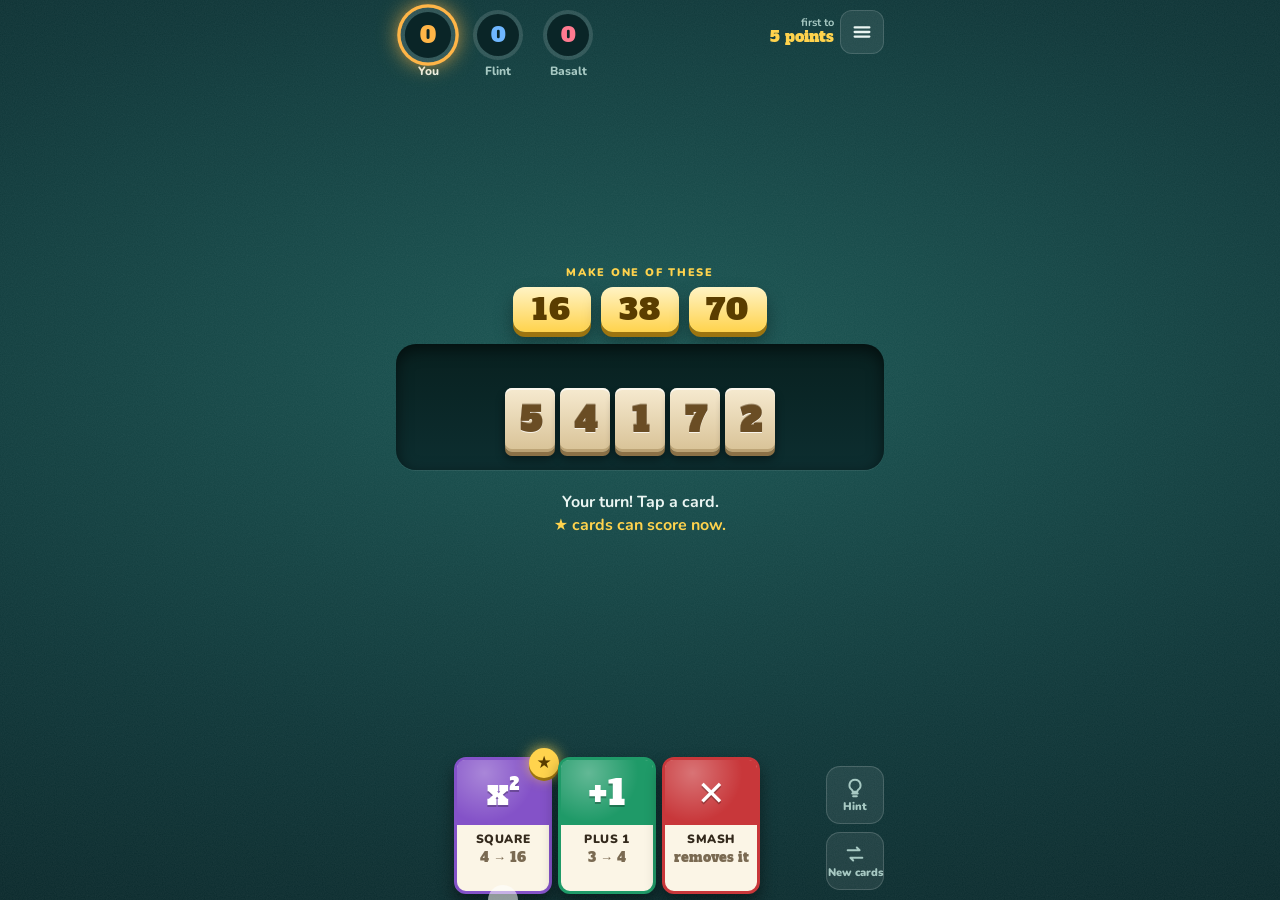
<file: chisel/index.html>
<!doctype html>
<html lang="en">
<meta charset="utf-8">
<meta name="viewport" content="width=device-width, initial-scale=1, viewport-fit=cover">
<title>Chisel</title>
<meta name="claude:viewport-fit-sides" content="cover">
<link rel="preconnect" href="https://fonts.googleapis.com">
<link rel="preconnect" href="https://fonts.gstatic.com" crossorigin>
<link rel="stylesheet" href="https://fonts.googleapis.com/css2?family=Alfa+Slab+One&family=Nunito:wght@600;700;800;900&display=swap">
<style>
/* Layout: a card table from your seat. Rivals on top, the gold targets and the row of stone digits in the middle, your 3 cards at the bottom. */
:root {
  color-scheme: dark;
  --felt-1: #1b5754;
  --felt-2: #0e3638;
  --felt-3: #072023;
  --tray: #0a2527;
  --ink: #eaf5f2;
  --soft: #a7c9c3;
  --sand-1: #f6ead0;
  --sand-2: #d8c296;
  --sand-edge: #8b7147;
  --sand-ink: #6a4d24;
  --amber: #ffb547;
  --amber-2: #ff8f1f;
  --gold: #ffd34d;
  --gold-deep: #9c7410;
  --glow: #7ff0e0;
  --danger: #ff6b6b;
  --paper: #fbf5e6;
  --paper-ink: #33291c;
  --c-inc: #1f9a68;
  --c-dec: #2f7fd0;
  --c-dbl: #e66a2c;
  --c-sqr: #8452c8;
  --c-sm: #c8373a;
  --font-display: "Alfa Slab One", "Rockwell", "Roboto Slab", Georgia, serif;
  --font-body: "Nunito", system-ui, -apple-system, "Segoe UI", Roboto, sans-serif;
}
* { box-sizing: border-box; }
[hidden] { display: none !important; }
html, body { height: 100%; margin: 0; }
body {
  background-color: var(--felt-3);
  background-image:
    url("data:image/svg+xml,%3Csvg xmlns='http://www.w3.org/2000/svg' width='160' height='160'%3E%3Cfilter id='n'%3E%3CfeTurbulence type='fractalNoise' baseFrequency='.9' numOctaves='2' stitchTiles='stitch'/%3E%3CfeColorMatrix values='0 0 0 0 1 0 0 0 0 1 0 0 0 0 1 0 0 0 .06 0'/%3E%3C/filter%3E%3Crect width='100%25' height='100%25' filter='url(%23n)'/%3E%3C/svg%3E"),
    radial-gradient(ellipse 130% 85% at 50% 40%, var(--felt-1) 0%, var(--felt-2) 52%, var(--felt-3) 100%);
  background-attachment: fixed;
  color: var(--ink);
  font: 700 15px/1.4 var(--font-body);
  -webkit-tap-highlight-color: transparent;
  overscroll-behavior: none;
}
button { font: inherit; color: inherit; background: none; border: 0; padding: 0; cursor: pointer; }
button:focus-visible { outline: 3px solid var(--glow); outline-offset: 2px; }

.game {
  height: 100%;
  min-height: 600px;
  max-width: 520px;
  margin: 0 auto;
  display: flex;
  flex-direction: column;
  padding-left: max(16px, env(safe-area-inset-left, 0px));
  padding-right: max(16px, env(safe-area-inset-right, 0px));
  padding-block: 10px 6px;
  gap: 8px;
}

/* ---------- Players ---------- */
.topbar { display: flex; align-items: flex-start; gap: 6px; }
.players { flex: 1; display: flex; gap: 6px; min-width: 0; }
.pl { position: relative; display: flex; flex-direction: column; align-items: center; gap: 3px; width: 64px; }
.ring {
  --pct: 0;
  width: 50px; height: 50px;
  border-radius: 50%;
  padding: 4px;
  background: conic-gradient(var(--c) calc(var(--pct) * 360deg), rgba(255,255,255,.13) 0);
  transition: transform .25s;
}
.ring .sc {
  width: 100%; height: 100%;
  border-radius: 50%;
  display: grid; place-items: center;
  background: var(--tray);
  font: 20px/1 var(--font-display);
  color: var(--c);
}
.pl .pn { font-size: 12px; font-weight: 800; color: var(--soft); }
.pl.active .ring { transform: scale(1.1); box-shadow: 0 0 0 3px var(--c), 0 0 20px var(--c); }
.pl.active .pn { color: var(--ink); }
.bubble {
  position: absolute;
  top: 74px; left: 50%;
  transform: translate(-50%, -6px) scale(.8);
  background: var(--paper);
  color: var(--paper-ink);
  font: 15px/1 var(--font-display);
  white-space: nowrap;
  padding: 7px 10px;
  border-radius: 10px;
  opacity: 0;
  pointer-events: none;
  z-index: 15;
  transition: opacity .2s, transform .2s;
  box-shadow: 0 6px 16px rgba(0,0,0,.4);
}
.bubble::before {
  content: "";
  position: absolute;
  top: -6px; left: 50%;
  margin-left: -6px;
  border: 6px solid transparent;
  border-top: 0;
  border-bottom-color: var(--paper);
}
.bubble.show { opacity: 1; transform: translate(-50%, 0) scale(1); }
.goal-note { font-size: 11px; color: var(--soft); text-align: right; line-height: 1.2; padding-top: 6px; white-space: nowrap; }
.goal-note b { display: block; font: 15px/1.1 var(--font-display); color: var(--gold); font-weight: 400; }
.menu-btn {
  width: 44px; height: 44px;
  border-radius: 12px;
  display: grid; place-items: center;
  background: rgba(255,255,255,.08);
  border: 1px solid rgba(255,255,255,.14);
  flex: none;
}

/* ---------- Targets ---------- */
.table { flex: 1; display: flex; flex-direction: column; justify-content: center; gap: 12px; min-height: 0; }
.targets-wrap { display: flex; flex-direction: column; align-items: center; gap: 6px; }
.targets-label { font-size: 11px; letter-spacing: .16em; font-weight: 900; color: var(--gold); }
.targets { display: flex; gap: 10px; justify-content: center; }
.tgt {
  width: 78px;
  padding: 8px 0 7px;
  background: linear-gradient(180deg, #fff3c4, var(--gold));
  color: #5a3d00;
  border-radius: 12px;
  text-align: center;
  font: 30px/1 var(--font-display);
  letter-spacing: .04em;
  box-shadow: 0 5px 0 var(--gold-deep), 0 10px 18px rgba(0,0,0,.35);
}
.tgt.hit { animation: hit .5s ease; }
.tgt.new { animation: flipin .5s cubic-bezier(.3,1.5,.6,1); }
@keyframes hit { 0% { transform: none; } 40% { transform: scale(1.2); box-shadow: 0 5px 0 var(--gold-deep), 0 0 34px var(--gold); } 100% { transform: none; } }
@keyframes flipin { from { transform: rotateX(90deg); } to { transform: none; } }

/* ---------- The row ---------- */
.zone {
  position: relative;
  background: linear-gradient(180deg, #08201f, #0d2e30);
  border-radius: 20px;
  padding: 44px 10px 18px;
  box-shadow: inset 0 5px 16px rgba(0,0,0,.55), 0 1px 0 rgba(255,255,255,.07);
}
.stone {
  container-type: inline-size;
  display: flex;
  justify-content: center;
  gap: 5px;
  min-height: 60px;
  align-items: flex-end;
}
.tile {
  --w: min(50px, (100cqi - (var(--n) - 1) * 5px) / var(--n));
  flex: 0 0 var(--w);
  width: var(--w);
  height: calc(var(--w) * 1.28);
  display: grid;
  place-items: center;
  font-family: var(--font-display);
  font-size: 26px;
  font-size: calc(var(--w) * .66);
  line-height: 1;
  color: var(--sand-ink);
  text-shadow: 0 1px 0 rgba(255,255,255,.75), 0 -1px 0 rgba(70,45,10,.45);
  background: linear-gradient(180deg, var(--sand-1), var(--sand-2));
  border-radius: 7px;
  box-shadow:
    inset 0 2px 0 rgba(255,255,255,.65),
    inset 0 -3px 0 rgba(120,90,40,.3),
    0 4px 0 var(--sand-edge),
    0 7px 10px rgba(0,0,0,.45);
  position: relative;
  transition: transform .12s, opacity .15s, filter .15s;
}
.tile.dim { filter: brightness(.55) saturate(.6); }
.tile.canplay { cursor: pointer; }
.tile.canplay:active { transform: translateY(2px); }
.tile .pv {
  position: absolute;
  bottom: calc(100% + 10px);
  left: 50%;
  transform: translateX(-50%);
  min-width: 26px;
  padding: 4px 5px;
  border-radius: 8px;
  background: var(--paper);
  color: var(--paper-ink);
  font-size: 14px;
  text-shadow: none;
  white-space: nowrap;
  box-shadow: 0 3px 8px rgba(0,0,0,.4);
  pointer-events: none;
}
.tile .pv::after {
  content: "";
  position: absolute;
  top: 100%; left: 50%;
  margin-left: -5px;
  border: 5px solid transparent;
  border-bottom: 0;
  border-top-color: var(--paper);
}
.tile.gold { animation: wintile 1s ease-in-out infinite alternate; }
.tile.gold .pv { background: var(--gold); color: #4a3000; }
.tile.gold .pv::after { border-top-color: var(--gold); }
@keyframes wintile {
  from { box-shadow: inset 0 2px 0 rgba(255,255,255,.65), 0 4px 0 var(--sand-edge), 0 0 0 2px var(--gold), 0 0 4px var(--gold); }
  to { box-shadow: inset 0 2px 0 rgba(255,255,255,.65), 0 4px 0 var(--sand-edge), 0 0 0 3px var(--gold), 0 0 22px var(--gold); }
}
.tile.botsel { background: linear-gradient(180deg, #ffffff, var(--bc)); transform: translateY(-8px); box-shadow: 0 4px 0 rgba(0,0,0,.35), 0 0 22px var(--bc); }
.tile.crack { animation: crack .32s ease-in forwards; }
@keyframes crack {
  0% { transform: none; }
  35% { transform: translateY(-5px) rotate(-6deg); }
  65% { transform: translateY(-3px) rotate(6deg); filter: brightness(1.3); }
  100% { transform: translateY(10px) scale(.3) rotate(18deg); opacity: 0; }
}
.tile.fresh { animation: drop .5s cubic-bezier(.3,1.5,.6,1) both; background: linear-gradient(180deg, #ffffff, #ffe2a1); }
@keyframes drop { 0% { transform: translateY(-46px) scale(1.15); opacity: 0; } 100% { transform: none; opacity: 1; } }
.tile.carve {
  background: linear-gradient(180deg, #fff6c9, var(--gold));
  color: #7a5200;
  box-shadow: 0 4px 0 #b08a00, 0 0 26px var(--gold);
  animation: pulse .35s ease-out;
}
@keyframes pulse { 0% { transform: scale(1); } 50% { transform: scale(1.18) translateY(-6px); } 100% { transform: translateY(-4px); } }

/* ---------- Coach ---------- */
.coach { min-height: 64px; display: flex; flex-direction: column; align-items: center; justify-content: center; gap: 8px; text-align: center; }
.msg { margin: 0; font-size: 16px; max-width: 30ch; text-wrap: balance; }
.msg .gold { color: var(--gold); }
.msg .warn { color: var(--danger); }
.msg .num { font-family: var(--font-display); font-weight: 400; color: var(--amber); }
.again {
  font: 18px/1 var(--font-display);
  color: #4a2300;
  background: linear-gradient(180deg, #ffd27a, var(--amber-2));
  padding: 12px 30px;
  border-radius: 999px;
  box-shadow: 0 5px 0 #a85600;
}

/* ---------- Hand ---------- */
.me { display: flex; align-items: flex-end; gap: 8px; }
.hand { flex: 1; display: flex; justify-content: center; align-items: flex-end; gap: 6px; padding-top: 26px; min-height: 160px; }
.card {
  --tc: var(--c-inc);
  --dy: 0px;
  width: min(98px, 25vw);
  aspect-ratio: 5 / 7;
  border-radius: 12px;
  background: var(--paper);
  color: var(--paper-ink);
  border: 3px solid var(--tc);
  display: flex;
  flex-direction: column;
  align-items: center;
  transform: translateY(var(--dy));
  transition: transform .22s cubic-bezier(.3,1.4,.6,1), filter .2s, box-shadow .2s;
  box-shadow: 0 8px 16px rgba(0,0,0,.45);
  position: relative;
}
.card .band {
  width: 100%;
  height: 50%;
  flex: none;
  background: var(--tc);
  border-radius: 8px 8px 0 0;
  display: grid;
  place-items: center;
  background-image: radial-gradient(circle at 30% 20%, rgba(255,255,255,.3), transparent 60%);
}
.card .sym { font: 34px/1 var(--font-display); color: #fff; text-shadow: 0 2px 0 rgba(0,0,0,.25); }
.card .cname { font-size: 12px; font-weight: 900; letter-spacing: .05em; text-transform: uppercase; margin-top: 6px; }
.card .cex { font: 13px/1.2 var(--font-display); color: #7a6a52; margin-top: 2px; }
.card.t-inc { --tc: var(--c-inc); } .card.t-dec { --tc: var(--c-dec); } .card.t-dbl { --tc: var(--c-dbl); }
.card.t-sqr { --tc: var(--c-sqr); } .card.t-sm { --tc: var(--c-sm); }
.card .star {
  position: absolute;
  top: -12px; right: -10px;
  width: 30px; height: 30px;
  border-radius: 50%;
  background: var(--gold);
  color: #5a3d00;
  display: grid; place-items: center;
  font-size: 17px;
  box-shadow: 0 3px 0 var(--gold-deep), 0 0 14px rgba(255,211,77,.8);
  animation: star 1.2s ease-in-out infinite alternate;
}
@keyframes star { from { transform: scale(1) rotate(-8deg); } to { transform: scale(1.12) rotate(8deg); } }
.card.lift { --dy: -24px; z-index: 3; box-shadow: 0 0 0 3px #fff, 0 0 30px var(--tc), 0 16px 24px rgba(0,0,0,.5); }
.card.other { filter: brightness(.7); }
.card.idle { filter: brightness(.75); }
.card.wiggle { animation: wiggle .4s ease; }
@keyframes wiggle { 0%, 100% { transform: translateY(var(--dy)); } 25% { transform: translateY(var(--dy)) rotate(-6deg); } 75% { transform: translateY(var(--dy)) rotate(6deg); } }

.side { display: flex; flex-direction: column; gap: 8px; padding-bottom: 4px; }
.rbtn {
  width: 58px;
  min-height: 58px;
  border-radius: 14px;
  background: rgba(255,255,255,.08);
  border: 1px solid rgba(255,255,255,.16);
  display: flex; flex-direction: column; align-items: center; justify-content: center;
  gap: 2px;
  font-size: 11px;
  font-weight: 900;
  color: var(--soft);
  line-height: 1.1;
  text-align: center;
}
.rbtn svg { width: 22px; height: 22px; }
.rbtn:disabled { opacity: .35; cursor: default; }
.rbtn.armed { background: var(--danger); color: #fff; border-color: var(--danger); }

/* ---------- FX ---------- */
.fx { position: fixed; inset: 0; pointer-events: none; z-index: 30; }
.fx > * { position: fixed; }
.fx .card { transform: none; }
.float {
  font: 26px/1 var(--font-display);
  color: var(--gold);
  text-shadow: 0 3px 0 #7a5200, 0 0 18px rgba(255,211,77,.8);
  white-space: nowrap;
  transform: translate(-50%, -50%);
}
.finger {
  position: fixed;
  width: 30px; height: 30px;
  margin: -15px 0 0 -15px;
  border-radius: 50%;
  background: rgba(255,255,255,.55);
  pointer-events: none;
  z-index: 28;
  animation: tap 1.2s ease-out infinite;
}
@keyframes tap {
  0% { transform: scale(.7); box-shadow: 0 0 0 0 rgba(255,255,255,.6); }
  60% { transform: scale(1); box-shadow: 0 0 0 18px rgba(255,255,255,0); }
  100% { transform: scale(.7); box-shadow: 0 0 0 0 rgba(255,255,255,0); }
}
.banner {
  position: fixed;
  left: 0; right: 0;
  top: 42%;
  z-index: 25;
  pointer-events: none;
  text-align: center;
  font: 34px/1 var(--font-display);
  letter-spacing: .06em;
  color: var(--amber);
  text-shadow: 0 4px 0 #6b3a00;
  padding: 16px 0;
  background: linear-gradient(90deg, transparent, rgba(4,20,22,.88) 20%, rgba(4,20,22,.88) 80%, transparent);
  opacity: 0;
}
.banner.go { animation: banner 1.1s ease both; }
@keyframes banner {
  0% { opacity: 0; transform: translateX(-30%); }
  20% { opacity: 1; transform: none; }
  75% { opacity: 1; transform: none; }
  100% { opacity: 0; transform: translateX(30%); }
}

/* ---------- Sheets ---------- */
.sheet {
  position: fixed;
  inset: 0;
  z-index: 40;
  background: rgba(3,14,16,.72);
  display: flex;
  align-items: flex-end;
  justify-content: center;
}
.sheet-card {
  width: 100%;
  max-width: 520px;
  max-height: 92%;
  overflow-y: auto;
  background: linear-gradient(180deg, #123f40, #0b2b2d);
  border-radius: 22px 22px 0 0;
  border-top: 1px solid rgba(255,255,255,.15);
  padding: 22px max(18px, env(safe-area-inset-right, 0px)) calc(22px + env(safe-area-inset-bottom, 0px)) max(18px, env(safe-area-inset-left, 0px));
  display: flex;
  flex-direction: column;
  gap: 14px;
}
.sheet-card h2 { margin: 0; font: 26px/1.1 var(--font-display); color: var(--amber); letter-spacing: .03em; font-weight: 400; }
.sheet-card h3 { margin: 4px 0 0; font-size: 12px; letter-spacing: .14em; text-transform: uppercase; color: var(--soft); }
.big-btn {
  min-height: 52px;
  border-radius: 14px;
  background: rgba(255,255,255,.08);
  border: 1px solid rgba(255,255,255,.16);
  font-size: 16px;
  font-weight: 900;
  display: flex; align-items: center; justify-content: center; gap: 8px;
}
.big-btn.primary { background: linear-gradient(180deg, #ffd27a, var(--amber-2)); color: #4a2300; border: 0; box-shadow: 0 4px 0 #a85600; }
.opp-row { display: grid; grid-template-columns: repeat(3, 1fr); gap: 8px; }
.opp-row .big-btn { flex-direction: column; gap: 0; min-height: 64px; }
.opp-row .big-btn b { font: 24px/1 var(--font-display); color: var(--amber); font-weight: 400; }
.opp-row .big-btn span { font-size: 11px; color: var(--soft); }
.step { display: grid; grid-template-columns: 34px 1fr; gap: 12px; align-items: start; }
.step .n {
  width: 34px; height: 34px; border-radius: 50%;
  background: var(--amber); color: #4a2300;
  display: grid; place-items: center;
  font: 18px/1 var(--font-display);
}
.step .body { display: flex; flex-direction: column; gap: 8px; }
.step .body p { margin: 0; font-size: 16px; }
.demo { display: flex; gap: 6px; align-items: center; flex-wrap: wrap; }
.demo .arrow { color: var(--soft); font-weight: 900; }
.mini { display: inline-grid; place-items: center; width: 26px; height: 32px; border-radius: 5px; font: 16px/1 var(--font-display); color: var(--sand-ink); background: linear-gradient(180deg, var(--sand-1), var(--sand-2)); box-shadow: 0 2px 0 var(--sand-edge); }
.mini.hl { background: linear-gradient(180deg, #fff6c9, var(--gold)); box-shadow: 0 2px 0 #b08a00, 0 0 10px var(--gold); }
.mini-card { display: inline-grid; place-items: center; width: 32px; height: 42px; border-radius: 6px; color: #fff; font: 15px/1 var(--font-display); background: var(--tc); border: 2px solid var(--paper); flex: none; }
.mini-tgt { display: inline-block; background: linear-gradient(180deg, #fff3c4, var(--gold)); color: #5a3d00; border-radius: 7px; padding: 4px 8px; font: 16px/1 var(--font-display); }
.tool-list { display: flex; flex-direction: column; gap: 8px; }
.tool-list div { display: flex; gap: 10px; align-items: center; font-size: 15px; }
.tips { margin: 0; padding-left: 18px; display: flex; flex-direction: column; gap: 6px; font-weight: 700; }

.win {
  position: fixed;
  inset: 0;
  z-index: 45;
  background: rgba(3,14,16,.8);
  display: grid;
  place-items: center;
  padding: 24px max(16px, env(safe-area-inset-right, 0px)) 24px max(16px, env(safe-area-inset-left, 0px));
}
.win canvas { position: absolute; inset: 0; width: 100%; height: 100%; pointer-events: none; }
.win-card {
  position: relative;
  width: 100%;
  max-width: 340px;
  background: linear-gradient(180deg, #154746, #0b2b2d);
  border: 1px solid rgba(255,255,255,.16);
  border-radius: 22px;
  padding: 26px 20px 20px;
  text-align: center;
  display: flex;
  flex-direction: column;
  gap: 14px;
  box-shadow: 0 20px 50px rgba(0,0,0,.5);
  animation: popin .45s cubic-bezier(.3,1.5,.6,1) both;
}
@keyframes popin { from { transform: scale(.7); opacity: 0; } to { transform: none; opacity: 1; } }
.win-card h2 { margin: 0; font: 36px/1 var(--font-display); color: var(--gold); text-shadow: 0 4px 0 #6b4a00; font-weight: 400; }
.final { display: flex; flex-direction: column; gap: 6px; }
.final div { display: flex; justify-content: space-between; padding: 8px 12px; border-radius: 10px; background: rgba(255,255,255,.06); }
.final b { font: 18px/1 var(--font-display); font-weight: 400; }

@media (prefers-reduced-motion: reduce) {
  .tile, .card, .ring { transition: none; }
  .tile.gold, .card .star, .finger { animation: none; }
  .tile.crack, .tile.fresh, .tile.carve, .banner.go, .win-card, .tgt.hit, .tgt.new { animation-duration: .01s; }
}
@media (max-height: 660px) {
  .hand { min-height: 140px; padding-top: 20px; }
  .card { width: min(86px, 23vw); }
  .table { gap: 8px; }
}
</style>

<div class="game" id="game">
  <header class="topbar">
    <div class="players" id="players"></div>
    <div class="goal-note">first to<b>5 points</b></div>
    <button class="menu-btn" id="menuBtn" type="button" aria-label="Menu">
      <svg width="22" height="22" viewBox="0 0 24 24" fill="none" stroke="currentColor" stroke-width="2.5" stroke-linecap="round"><path d="M4 7h16M4 12h16M4 17h16"/></svg>
    </button>
  </header>

  <main class="table">
    <div class="targets-wrap">
      <div class="targets-label">MAKE ONE OF THESE</div>
      <div class="targets" id="targets"></div>
    </div>
    <div class="zone" id="zone">
      <div class="stone" id="stone" role="group" aria-label="Row of digits"></div>
    </div>
    <div class="coach" id="coach" aria-live="polite"></div>
  </main>

  <section class="me">
    <div class="hand" id="hand"></div>
    <div class="side">
      <button class="rbtn" id="hintBtn" type="button">
        <svg viewBox="0 0 24 24" fill="none" stroke="currentColor" stroke-width="2.2" stroke-linecap="round" stroke-linejoin="round"><path d="M9 18h6M10 21h4M12 3a6 6 0 0 0-3.5 10.9c.6.5 1 1.2 1 2V16h5v-.1c0-.8.4-1.5 1-2A6 6 0 0 0 12 3z"/></svg>
        Hint
      </button>
      <button class="rbtn" id="swapBtn" type="button">
        <svg viewBox="0 0 24 24" fill="none" stroke="currentColor" stroke-width="2.2" stroke-linecap="round" stroke-linejoin="round"><path d="M4 8h13l-3-3M20 16H7l3 3"/></svg>
        <span id="swapLabel">New cards</span>
      </button>
    </div>
  </section>
</div>

<div class="fx" id="fx"></div>
<div class="finger" id="finger" hidden></div>
<div class="banner" id="banner"></div>

<div class="sheet" id="menu" hidden>
  <div class="sheet-card" role="dialog" aria-modal="true" aria-labelledby="menuTitle">
    <h2 id="menuTitle">Chisel</h2>
    <h3>New game</h3>
    <div class="opp-row">
      <button class="big-btn" type="button" id="opp1"><b>1</b><span>rival</span></button>
      <button class="big-btn" type="button" id="opp2"><b>2</b><span>rivals</span></button>
      <button class="big-btn" type="button" id="opp3"><b>3</b><span>rivals</span></button>
    </div>
    <button class="big-btn" type="button" id="howBtn">How to play</button>
    <button class="big-btn" type="button" id="soundBtn">Sound: on</button>
    <button class="big-btn primary" type="button" id="menuClose">Back to the game</button>
  </div>
</div>

<div class="sheet" id="howto" hidden>
  <div class="sheet-card" role="dialog" aria-modal="true" aria-labelledby="howTitle">
    <h2 id="howTitle">How to play</h2>
    <div class="step">
      <span class="n">1</span>
      <div class="body">
        <p>Your goal: make one of the gold numbers appear in the row of digits.</p>
        <div class="demo"><span class="mini-tgt">16</span><span class="arrow">in</span><span class="mini">5</span><span class="mini">4</span><span class="mini">1</span><span class="mini">7</span><span class="mini">2</span></div>
      </div>
    </div>
    <div class="step">
      <span class="n">2</span>
      <div class="body">
        <p>Tap one of your cards, then tap a digit. The card changes that digit.</p>
        <div class="demo"><span class="mini-card" style="--tc:var(--c-sqr)">x²</span><span class="arrow">on 4 →</span><span class="mini">5</span><span class="mini hl">1</span><span class="mini hl">6</span><span class="mini">1</span><span class="mini">7</span><span class="mini">2</span></div>
      </div>
    </div>
    <div class="step">
      <span class="n">3</span>
      <div class="body">
        <p>You made 16! It's carved out and you get a point. First to 5 points wins.</p>
      </div>
    </div>
    <h3>Helpers</h3>
    <ul class="tips">
      <li>A ★ on a card means it can score right now.</li>
      <li>After you tap a card, bubbles show what each digit would become. Gold bubbles score.</li>
      <li>Hint picks a move for you.</li>
    </ul>
    <h3>The cards</h3>
    <div class="tool-list">
      <div><span class="mini-card" style="--tc:var(--c-inc)">+1</span>Adds one. 3 → 4, 9 → 10</div>
      <div><span class="mini-card" style="--tc:var(--c-dec)">−1</span>Takes one away. 3 → 2</div>
      <div><span class="mini-card" style="--tc:var(--c-dbl)">×2</span>Doubles it. 7 → 14</div>
      <div><span class="mini-card" style="--tc:var(--c-sqr)">x²</span>Times itself. 4 → 16</div>
      <div><span class="mini-card" style="--tc:var(--c-sm)">✕</span>Smashes the digit out of the row</div>
    </div>
    <button class="big-btn primary" type="button" id="howClose">Got it</button>
  </div>
</div>

<div class="win" id="win" hidden>
  <canvas id="confetti"></canvas>
  <div class="win-card">
    <h2 id="winTitle">You win!</h2>
    <div class="final" id="final"></div>
    <button class="big-btn primary" type="button" id="againBtn">Play again</button>
    <button class="big-btn" type="button" id="winMenuBtn">Change rivals</button>
  </div>
</div>

<script>
// ===== LOGIC START =====
const MAX_LEN = 10, MIN_LEN = 3, HAND = 3, WIN = 5;
const NAMES = ['You', 'Flint', 'Basalt', 'Marble'];
const CARD_INFO = {
  inc: { sym: '+1', name: 'Plus 1', ex: '3 → 4' },
  dec: { sym: '−1', name: 'Minus 1', ex: '3 → 2' },
  dbl: { sym: '×2', name: 'Double', ex: '7 → 14' },
  sqr: { sym: 'x²', name: 'Square', ex: '4 → 16' },
  sm:  { sym: '✕', name: 'Smash', ex: 'removes it' },
};
const CARD_MIX = { inc: 6, dec: 6, dbl: 5, sqr: 5, sm: 6 };

const rnd = n => Math.floor(Math.random() * n);
function shuffle(a) {
  for (let i = a.length - 1; i > 0; i--) { const j = rnd(i + 1); [a[i], a[j]] = [a[j], a[i]]; }
  return a;
}
function randDigits(n) { let s = ''; for (let i = 0; i < n; i++) s += rnd(10); return s; }

function cardResult(card, d) {
  const n = Number(d);
  switch (card) {
    case 'inc': return { res: String(n + 1) };
    case 'dec': return n > 0 ? { res: String(n - 1) } : { why: "0 can't go lower" };
    case 'dbl': return n > 0 ? { res: String(n * 2) } : { why: '0 doubled is 0' };
    case 'sqr': return n > 1 ? { res: String(n * n) } : { why: `${n}² is still ${n}` };
    case 'sm': return { res: '' };
  }
  return { why: '?' };
}

function tryPlay(stone, card, i) {
  const r = cardResult(card, stone[i]);
  if (r.why) return { ok: false, why: r.why };
  if (card === 'sm' && stone.length <= 2) return { ok: false, why: 'Row too short' };
  const ns = stone.slice(0, i) + r.res + stone.slice(i + 1);
  if (ns.length > MAX_LEN) return { ok: false, why: 'Row is full' };
  return { ok: true, res: r.res, ns };
}

const N_TARGETS = 3;
// New targets are numbers one card away from the current Stone, so there is always something to aim at.
function newTarget(S) {
  const ok = t => t[0] !== '0' && !S.stone.includes(t) && !S.targets.includes(t);
  const near = new Set();
  for (const c of Object.keys(CARD_INFO)) {
    for (let i = 0; i < S.stone.length; i++) {
      const r = tryPlay(S.stone, c, i);
      if (!r.ok) continue;
      const lo = Math.max(0, i - 2), hi = Math.min(r.ns.length, i + r.res.length + 2);
      for (let j = lo; j + 2 <= hi; j++) { const t = r.ns.slice(j, j + 2); if (ok(t)) near.add(t); }
    }
  }
  const list = [...near];
  if (list.length) return list[rnd(list.length)];
  for (;;) { const t = String(10 + rnd(90)); if (ok(t)) return t; }
}

// After a move: any shared target showing in the Stone is carved and scored by the mover.
function resolve(S, mover) {
  const events = [];
  for (let guard = 0; guard < 50; guard++) {
    let hit = false;
    for (let k = 0; k < S.targets.length; k++) {
      const t = S.targets[k];
      const idx = S.stone.indexOf(t);
      if (idx >= 0) {
        events.push({ type: 'carve', pi: mover, idx, num: t, slot: k, before: S.stone });
        S.stone = S.stone.slice(0, idx) + S.stone.slice(idx + t.length);
        S.players[mover].score++;
        S.targets[k] = '';
        S.targets[k] = newTarget(S);
        events[events.length - 1].next = S.targets[k];
        hit = true;
        break;
      }
    }
    if (hit) continue;
    if (S.stone.length < MIN_LEN) {
      const from = S.stone.length;
      S.stone += randDigits(MIN_LEN - from);
      events.push({ type: 'refill', from, after: S.stone });
      continue;
    }
    break;
  }
  return events;
}

function buildDeck() {
  const d = [];
  for (const [t, k] of Object.entries(CARD_MIX)) for (let i = 0; i < k; i++) d.push(t);
  return shuffle(d);
}
function drawCards(S, p) {
  while (p.hand.length < HAND) {
    if (!S.deck.length) { S.deck = shuffle(S.discard); S.discard = []; }
    if (!S.deck.length) S.deck = buildDeck();
    p.hand.push(S.deck.pop());
  }
}

function newGame(nBots, tutorial) {
  const S = { v: 2, players: [], stone: randDigits(6), targets: [], turn: 0, round: 1, dry: 0, slot: 0, deck: buildDeck(), discard: [], winner: null };
  for (let i = 0; i <= nBots; i++) S.players.push({ name: NAMES[i], human: i === 0, score: 0, hand: [] });
  for (let k = 0; k < N_TARGETS; k++) S.targets.push(newTarget(S));
  for (const p of S.players) drawCards(S, p);
  if (tutorial) {
    // A first turn with an obvious win: Square the 4 to make 16.
    S.stone = '54172';
    S.targets = ['16', '38', '70'];
    S.players[0].hand = ['sqr', 'inc', 'sm'];
  }
  return S;
}

function legalMoves(S, pi) {
  const p = S.players[pi], out = [];
  const seen = new Set();
  p.hand.forEach((c, h) => {
    if (seen.has(c)) return;
    seen.add(c);
    for (let i = 0; i < S.stone.length; i++) { const r = tryPlay(S.stone, c, i); if (r.ok) out.push({ h, i, ns: r.ns }); }
  });
  return out;
}

// How many targets the mover would carve if the Stone became ns.
function carvesOn(S, ns) {
  let stone = ns, n = 0;
  const left = S.targets.slice();
  for (let guard = 0; guard < 6; guard++) {
    const k = left.findIndex(t => stone.includes(t));
    if (k < 0) break;
    const idx = stone.indexOf(left[k]);
    stone = stone.slice(0, idx) + stone.slice(idx + 2);
    left.splice(k, 1);
    n++;
  }
  return n;
}

// Is any target one card away? Used to value set-ups (good for me now, but a gift to the next player).
function nearCount(S, ns) {
  let near = 0;
  for (const t of S.targets) {
    for (let i = 0; i + 1 < ns.length + 1; i++) {
      const a = ns[i], b = ns[i + 1];
      if (b === undefined) break;
      const m = (a === t[0]) + (b === t[1]);
      if (m === 1 && Math.abs(Number(a + b) - Number(t)) <= 9) { near++; break; }
    }
  }
  return near;
}

function evalMove(S, pi, ns, noise) {
  let sc = carvesOn(S, ns) * 10;
  sc -= nearCount(S, ns) * 1.5;
  if (ns.length >= MAX_LEN - 1) sc -= .5;
  return sc + Math.random() * noise;
}

function chooseMove(S, pi, noise = 1) {
  let best = null, bestSc = -Infinity;
  for (const m of legalMoves(S, pi)) {
    const sc = evalMove(S, pi, m.ns, noise);
    if (sc > bestSc) { bestSc = sc; best = m; }
  }
  return best;
}

function applyTurn(S, pi, mv) {
  const p = S.players[pi];
  const info = { pi, before: S.stone, mv };
  if (mv) {
    const card = p.hand[mv.h];
    const r = tryPlay(S.stone, card, mv.i);
    if (!r.ok) throw new Error('Illegal move');
    info.card = card; info.res = r.res; info.digit = S.stone[mv.i]; info.mid = r.ns;
    p.hand.splice(mv.h, 1);
    S.discard.push(card);
    S.stone = r.ns;
  } else {
    S.discard.push(...p.hand);
    p.hand = [];
  }
  info.events = resolve(S, pi);
  // If nobody has scored for a whole round, one target is swapped for a fresh one.
  if (info.events.some(e => e.type === 'carve')) S.dry = 0;
  else if (++S.dry >= S.players.length) {
    S.dry = 0;
    const k = S.slot % S.targets.length;
    S.slot++;
    const old = S.targets[k];
    S.targets[k] = '';
    S.targets[k] = newTarget(S);
    info.refresh = { slot: k, old, next: S.targets[k] };
  }
  info.after = S.stone;
  drawCards(S, p);
  const top = Math.max(...S.players.map(x => x.score));
  if (top >= WIN) {
    const n = S.players.length;
    for (let k = 0; k < n; k++) { const q = (pi + k) % n; if (S.players[q].score === top) { S.winner = q; break; } }
  } else {
    S.turn = (pi + 1) % S.players.length;
    if (S.turn === 0) S.round++;
  }
  return info;
}
// ===== LOGIC END =====

const $ = id => document.getElementById(id);
const reduced = window.matchMedia('(prefers-reduced-motion: reduce)').matches;
const sleep = ms => new Promise(r => setTimeout(r, reduced ? Math.min(ms, 250) : ms));
const STORE_KEY = 'chisel-game-v2';
const COLORS = ['#ffb547', '#6fb7ff', '#ff7a90', '#b79bff'];

let S = null;
let lifted = null;          // index of the lifted card in your hand
let busy = false, animWho = -1, epoch = 0;
let shownScores = null, shownTargets = null;
let coachBusy = '', hintMsg = '', hintTile = -1;
let swapArmed = false, swapTimer = null;
let muted = false, tutDone = false;

const pref = (k, v) => { try { if (v === undefined) return localStorage.getItem(k); localStorage.setItem(k, v); } catch (e) { return null; } };
muted = pref('chisel-muted') === '1';
tutDone = pref('chisel-tut2') === '1';

function save() { try { localStorage.setItem(STORE_KEY, JSON.stringify(S)); } catch (e) {} }
function load() {
  try {
    const raw = localStorage.getItem(STORE_KEY);
    const s = raw && JSON.parse(raw);
    return s && s.v === 2 && Array.isArray(s.players) && Array.isArray(s.targets) ? s : null;
  } catch (e) { return null; }
}

/* ---------- Sound ---------- */
let actx = null;
function ac() {
  if (muted) return null;
  try {
    if (!actx) actx = new (window.AudioContext || window.webkitAudioContext)();
    if (actx.state === 'suspended') actx.resume();
    return actx;
  } catch (e) { return null; }
}
function tone(f, dur, type = 'triangle', vol = .1, when = 0, slide) {
  const a = ac(); if (!a) return;
  const t = a.currentTime + when;
  const o = a.createOscillator(), g = a.createGain();
  o.type = type;
  o.frequency.setValueAtTime(f, t);
  if (slide) o.frequency.exponentialRampToValueAtTime(slide, t + dur);
  g.gain.setValueAtTime(vol, t);
  g.gain.exponentialRampToValueAtTime(.0001, t + dur);
  o.connect(g); g.connect(a.destination);
  o.start(t); o.stop(t + dur + .02);
}
function noise(dur, vol, freq) {
  const a = ac(); if (!a) return;
  const n = Math.floor(a.sampleRate * dur);
  const buf = a.createBuffer(1, n, a.sampleRate);
  const d = buf.getChannelData(0);
  for (let i = 0; i < n; i++) d[i] = (Math.random() * 2 - 1) * Math.pow(1 - i / n, 2);
  const s = a.createBufferSource(); s.buffer = buf;
  const f = a.createBiquadFilter(); f.type = 'bandpass'; f.frequency.value = freq;
  const g = a.createGain(); g.gain.value = vol;
  s.connect(f); f.connect(g); g.connect(a.destination);
  s.start();
}
const sfx = {
  lift: () => tone(480, .09, 'triangle', .07, 0, 760),
  bad: () => tone(190, .14, 'square', .035, 0, 120),
  strike: () => { noise(.2, .55, 2400); tone(140, .2, 'triangle', .16, 0, 60); },
  drop: () => tone(320, .09, 'sine', .07, 0, 210),
  carve: k => [784, 988, 1319].forEach((f, i) => tone(f * (1 + k * .12), .22, 'triangle', .07, i * .06)),
  swap: () => { tone(420, .08, 'triangle', .05, 0, 820); tone(820, .08, 'triangle', .05, .09, 420); },
  turn: () => tone(660, .14, 'sine', .05, 0, 990),
  win: () => [523, 659, 784, 1047, 1319].forEach((f, i) => tone(f, .32, 'triangle', .09, i * .11)),
  lose: () => [392, 330, 262].forEach((f, i) => tone(f, .34, 'triangle', .07, i * .16)),
};
const buzz = ms => { try { navigator.vibrate && navigator.vibrate(ms); } catch (e) {} };

/* ---------- Helpers ---------- */
const humanTurn = () => S.winner == null && S.players[S.turn].human && !busy;
const inRange = (r, i) => r && i >= r[0] && i <= r[1];
const me = () => S.players[0];
const cardScores = c => { for (let i = 0; i < S.stone.length; i++) { const r = tryPlay(S.stone, c, i); if (r.ok && carvesOn(S, r.ns) > 0) return true; } return false; };

/* ---------- Rendering ---------- */
function renderPlayers() {
  const el = $('players');
  el.innerHTML = '';
  S.players.forEach((p, i) => {
    const score = shownScores ? shownScores[i] : p.score;
    const active = S.winner == null && (busy ? animWho === i : S.turn === i);
    const d = document.createElement('div');
    d.className = 'pl' + (active ? ' active' : '');
    d.style.setProperty('--c', COLORS[i]);
    d.innerHTML = `<div class="ring" id="ring${i}" style="--pct:${Math.min(1, score / WIN)}"><span class="sc">${score}</span></div><div class="pn">${p.name}</div><div class="bubble" id="bub${i}"></div>`;
    el.append(d);
  });
}

function renderTargets(anim = {}) {
  const el = $('targets');
  el.innerHTML = '';
  (shownTargets || S.targets).forEach((t, k) => {
    const d = document.createElement('div');
    d.className = 'tgt' + (anim[k] ? ' ' + anim[k] : '');
    d.id = 'tgt' + k;
    d.textContent = t;
    el.append(d);
  });
}

function paintStone(stone, marks = {}) {
  const el = $('stone');
  el.innerHTML = '';
  el.style.setProperty('--n', Math.max(stone.length, 6));
  if (marks.bc) el.style.setProperty('--bc', marks.bc);
  const card = marks.preview && lifted != null ? me().hand[lifted] : null;
  [...stone].forEach((d, i) => {
    const t = document.createElement('button');
    t.type = 'button';
    t.className = 'tile';
    t.dataset.i = i;
    t.textContent = d;
    if (inRange(marks.fresh, i)) t.classList.add('fresh');
    if (inRange(marks.carve, i)) t.classList.add('carve');
    if (marks.crack === i) t.classList.add('crack');
    if (marks.botsel === i) t.classList.add('botsel');
    let label = `Digit ${d}`;
    if (card) {
      const r = tryPlay(stone, card, i);
      if (r.ok) {
        const scores = carvesOn(S, r.ns) > 0;
        const pv = document.createElement('span');
        pv.className = 'pv';
        pv.textContent = r.res === '' ? '✕' : r.res;
        t.append(pv);
        t.classList.add('canplay');
        if (scores) t.classList.add('gold');
        label += `: becomes ${r.res === '' ? 'nothing' : r.res}${scores ? ', scores' : ''}`;
      } else {
        t.classList.add('dim');
      }
    }
    t.setAttribute('aria-label', label);
    t.addEventListener('click', () => onTile(i));
    el.append(t);
  });
}

function renderCoach() {
  const el = $('coach');
  el.innerHTML = '';
  const msg = html => { const p = document.createElement('p'); p.className = 'msg'; p.innerHTML = html; el.append(p); };
  if (busy) { msg(coachBusy || '&nbsp;'); return; }
  if (S.winner != null) {
    const w = S.players[S.winner];
    msg(w.human ? 'You won!' : `${w.name} won this time.`);
    const b = document.createElement('button');
    b.className = 'again'; b.type = 'button'; b.textContent = 'PLAY AGAIN';
    b.addEventListener('click', () => startNew(S.players.length - 1));
    el.append(b);
    return;
  }
  const cur = S.players[S.turn];
  if (!cur.human) { msg(`<span style="color:${COLORS[S.turn]}">${cur.name}</span>'s turn…`); return; }
  if (hintMsg) { msg(hintMsg); return; }
  if (lifted == null) {
    const stars = me().hand.some(cardScores);
    msg(stars
      ? 'Your turn! Tap a card. <span class="gold">★ cards can score now.</span>'
      : 'Your turn! Tap a card. No card can score this time, so play one anyway or get new cards.');
    return;
  }
  const c = me().hand[lifted];
  if (cardScores(c)) msg('Now tap a digit. <span class="gold">Tap a gold one to score!</span>');
  else msg('Now tap a digit to change it. The bubbles show what it becomes.');
}

function renderHand() {
  const el = $('hand');
  el.innerHTML = '';
  const my = humanTurn();
  me().hand.forEach((c, h) => {
    const info = CARD_INFO[c];
    const b = document.createElement('button');
    b.type = 'button';
    b.className = `card t-${c}`;
    b.dataset.h = h;
    if (lifted === h) b.classList.add('lift');
    else if (lifted != null) b.classList.add('other');
    if (!my) b.classList.add('idle');
    const star = my && cardScores(c);
    b.innerHTML = `<span class="band"><span class="sym">${info.sym}</span></span><span class="cname">${info.name}</span><span class="cex">${info.ex}</span>` +
      (star ? '<span class="star" aria-hidden="true">★</span>' : '');
    b.setAttribute('aria-label', `${info.name} card, ${info.ex}${star ? ', can score now' : ''}`);
    b.addEventListener('click', () => onCard(h));
    el.append(b);
  });
}

function renderButtons() {
  const my = humanTurn();
  $('hintBtn').disabled = !my;
  $('swapBtn').disabled = !my;
  $('swapBtn').classList.toggle('armed', swapArmed && my);
  $('swapLabel').textContent = swapArmed && my ? 'Sure?' : 'New cards';
  $('soundBtn').textContent = muted ? 'Sound: off' : 'Sound: on';
}

function placeFinger() {
  const f = $('finger');
  let target = null;
  if (!tutDone && humanTurn()) {
    if (lifted == null) {
      const h = me().hand.findIndex(cardScores);
      if (h >= 0) target = $('hand').children[h];
    } else {
      target = $('stone').querySelector('.tile.gold');
    }
  }
  if (hintTile >= 0 && humanTurn() && lifted != null) target = $('stone').children[hintTile] || target;
  f.hidden = !target;
  if (!target) return;
  const r = target.getBoundingClientRect();
  f.style.left = (r.left + r.width / 2) + 'px';
  f.style.top = (r.top + r.height + 6) + 'px';
}

function render() {
  renderPlayers();
  renderTargets();
  paintStone(S.stone, { preview: humanTurn() });
  renderCoach();
  renderHand();
  renderButtons();
  placeFinger();
}

/* ---------- Input ---------- */
function onCard(h) {
  if (!humanTurn()) return;
  hintMsg = ''; hintTile = -1;
  lifted = lifted === h ? null : h;
  sfx.lift();
  render();
}

function onTile(i) {
  if (!humanTurn()) return;
  if (lifted == null) {
    hintMsg = 'First tap one of your cards, then tap a digit.';
    sfx.bad();
    render();
    for (const c of $('hand').children) c.classList.add('wiggle');
    return;
  }
  const r = tryPlay(S.stone, me().hand[lifted], i);
  if (!r.ok) {
    hintMsg = `<span class="warn">${r.why}.</span> Tap another digit.`;
    sfx.bad();
    render();
    return;
  }
  performTurn(0, { h: lifted, i });
}

$('hintBtn').addEventListener('click', () => {
  if (!humanTurn()) return;
  const m = chooseMove(S, 0, 0);
  hintMsg = '';
  if (!m) { lifted = null; hintTile = -1; hintMsg = 'No moves left. Tap New cards.'; }
  else {
    lifted = m.h;
    hintTile = m.i;
    hintMsg = carvesOn(S, m.ns) > 0
      ? 'Tap the digit with the white dot to score!'
      : 'Nothing scores right now. Tap the digit with the white dot. It is the safest move.';
  }
  sfx.lift();
  render();
});

$('swapBtn').addEventListener('click', () => {
  if (!humanTurn()) return;
  if (!swapArmed) {
    swapArmed = true;
    renderButtons();
    clearTimeout(swapTimer);
    swapTimer = setTimeout(() => { swapArmed = false; renderButtons(); }, 2500);
    return;
  }
  swapArmed = false;
  clearTimeout(swapTimer);
  performTurn(0, null);
});

/* ---------- Effects ---------- */
const rectOf = el => el.getBoundingClientRect();
const centerRect = (r, w, h) => ({ left: r.left + r.width / 2 - w / 2, top: r.top + r.height / 2 - h / 2, width: w, height: h });

function fly(el, from, to, dur, { scale = .4, rot = 0, fade = true } = {}) {
  el.style.left = from.left + 'px';
  el.style.top = from.top + 'px';
  el.style.width = from.width + 'px';
  el.style.height = from.height + 'px';
  $('fx').append(el);
  const dx = to.left + to.width / 2 - (from.left + from.width / 2);
  const dy = to.top + to.height / 2 - (from.top + from.height / 2);
  if (reduced || !el.animate) { el.remove(); return Promise.resolve(); }
  const a = el.animate([
    { transform: 'translate(0,0) scale(1) rotate(0deg)', opacity: 1 },
    { transform: `translate(${dx}px, ${dy}px) scale(${scale}) rotate(${rot}deg)`, opacity: fade ? 0 : 1 },
  ], { duration: dur, easing: 'cubic-bezier(.55,0,.25,1)', fill: 'forwards' });
  return a.finished.then(() => el.remove(), () => el.remove());
}
function flyCard(c, from, to, dur = 420) {
  const el = document.createElement('div');
  el.className = `card t-${c}`;
  el.innerHTML = `<span class="band"><span class="sym">${CARD_INFO[c].sym}</span></span><span class="cname">${CARD_INFO[c].name}</span>`;
  return fly(el, from, to, dur, { scale: .45, rot: 10, fade: true });
}
function floatText(text, rect) {
  const f = document.createElement('div');
  f.className = 'float';
  f.textContent = text;
  f.style.left = rect.left + rect.width / 2 + 'px';
  f.style.top = rect.top + rect.height / 2 + 'px';
  $('fx').append(f);
  if (reduced || !f.animate) { setTimeout(() => f.remove(), 700); return; }
  f.animate([
    { transform: 'translate(-50%,-50%) scale(.6)', opacity: 0 },
    { transform: 'translate(-50%,-90%) scale(1.15)', opacity: 1, offset: .25 },
    { transform: 'translate(-50%,-190%) scale(1)', opacity: 0 },
  ], { duration: 1100, easing: 'ease-out', fill: 'forwards' }).finished.then(() => f.remove(), () => f.remove());
}
function shake() {
  if (reduced || !$('zone').animate) return;
  $('zone').animate([
    { transform: 'translate(0,0)' }, { transform: 'translate(-4px,2px)' }, { transform: 'translate(4px,-2px)' },
    { transform: 'translate(-2px,1px)' }, { transform: 'translate(0,0)' },
  ], { duration: 220 });
}
function bubble(pi, text) {
  const b = $('bub' + pi);
  if (!b) return;
  b.textContent = text;
  b.classList.add('show');
  clearTimeout(b._t);
  b._t = setTimeout(() => b.classList.remove('show'), 1900);
}
function banner(text) {
  const b = $('banner');
  b.textContent = text;
  b.classList.remove('go');
  void b.offsetWidth;
  b.classList.add('go');
}

/* ---------- Turn flow ---------- */
async function performTurn(pi, mv) {
  if (busy) return;
  const e = epoch;
  const ok = () => e === epoch;
  const p = S.players[pi];
  const sp = p.human ? 1 : .45;  // rivals' turns play faster
  const card = mv ? p.hand[mv.h] : null;
  const cardEl = p.human && mv ? $('hand').children[mv.h] : null;
  const cardRect = cardEl ? rectOf(cardEl) : null;
  shownScores = S.players.map(x => x.score);
  shownTargets = S.targets.slice();
  busy = true; animWho = pi;
  lifted = null; hintMsg = ''; hintTile = -1;
  $('finger').hidden = true;

  const info = applyTurn(S, pi, mv);
  save();
  if (p.human && mv && !tutDone) { tutDone = true; pref('chisel-tut2', '1'); }

  const who = p.human ? 'You' : p.name;
  coachBusy = p.human ? '&nbsp;' : `<span style="color:${COLORS[pi]}">${p.name}</span>'s turn…`;
  renderPlayers(); renderCoach(); renderButtons();
  paintStone(info.before, {});
  for (const c of $('hand').children) c.classList.add('idle');

  if (mv) {
    const tileR = rectOf($('stone').children[mv.i]);
    const to = centerRect(tileR, 60, 84);
    if (p.human) {
      if (cardEl) cardEl.style.visibility = 'hidden';
      await flyCard(card, cardRect, to);
    } else {
      bubble(pi, `${CARD_INFO[card].sym} on ${info.digit}`);
      await sleep(sp * 450); if (!ok()) return;
      paintStone(info.before, { botsel: mv.i, bc: COLORS[pi] });
      await flyCard(card, centerRect(rectOf($('ring' + pi)), 60, 84), to, 260);
      if (!ok()) return;
      await sleep(sp * 250);
    }
    if (!ok()) return;
    paintStone(info.before, { crack: mv.i });
    sfx.strike(); buzz(15); shake();
    await sleep(sp * 320); if (!ok()) return;
    paintStone(info.mid, { fresh: info.res ? [mv.i, mv.i + info.res.length - 1] : null });
    if (info.res) sfx.drop();
    coachBusy = `${who} changed <span class="num">${info.digit}</span> into <span class="num">${info.res || 'nothing'}</span>`;
    renderCoach();
    await sleep(sp * 650); if (!ok()) return;
  } else {
    bubble(pi, 'New cards!');
    sfx.swap();
    coachBusy = `${who} swapped for new cards.`;
    renderCoach();
    await sleep(sp * 900); if (!ok()) return;
  }

  let k = 0;
  for (const ev of info.events) {
    if (ev.type === 'carve') {
      renderTargets({ [ev.slot]: 'hit' });
      paintStone(ev.before, { carve: [ev.idx, ev.idx + 1] });
      sfx.carve(k);
      coachBusy = `<span class="gold">${who} made ${ev.num}! +1 point</span>`;
      renderCoach();
      if (!p.human) bubble(pi, `Made ${ev.num}!`);
      await sleep(sp * 450); if (!ok()) return;
      const ring = rectOf($('ring' + pi));
      for (const t of $('stone').querySelectorAll('.tile.carve')) {
        const clone = t.cloneNode(true);
        clone.classList.remove('carve');
        clone.style.background = 'linear-gradient(180deg,#fff6c9,#ffd34d)';
        t.style.visibility = 'hidden';
        fly(clone, rectOf(t), centerRect(ring, 20, 26), 560 * sp, { scale: .5 });
      }
      await sleep(sp * 560); if (!ok()) return;
      shownScores[pi]++;
      renderPlayers();
      floatText('+1', rectOf($('ring' + pi)));
      buzz(25);
      paintStone(ev.before.slice(0, ev.idx) + ev.before.slice(ev.idx + 2), {});
      shownTargets[ev.slot] = ev.next;
      renderTargets({ [ev.slot]: 'new' });
      await sleep(sp * 600); if (!ok()) return;
      k++;
    } else if (ev.type === 'refill') {
      paintStone(ev.after, { fresh: [ev.from, ev.after.length - 1] });
      sfx.drop();
      await sleep(sp * 450); if (!ok()) return;
    }
  }

  if (info.refresh) {
    shownTargets[info.refresh.slot] = info.refresh.next;
    renderTargets({ [info.refresh.slot]: 'new' });
    coachBusy = `Nobody made ${info.refresh.old}, so it changed to ${info.refresh.next}.`;
    renderCoach();
    sfx.swap();
    await sleep(sp * 1300); if (!ok()) return;
  }

  busy = false; animWho = -1; shownScores = null; shownTargets = null; coachBusy = '';
  render();
  if (S.winner != null) { showWin(); return; }
  if (S.players[S.turn].human) { banner('YOUR TURN'); sfx.turn(); }
  maybeBot();
}

function maybeBot() {
  if (S.winner != null || busy || S.players[S.turn].human) return;
  const e = epoch;
  setTimeout(() => {
    if (e !== epoch || busy || S.winner != null || S.players[S.turn].human) return;
    performTurn(S.turn, chooseMove(S, S.turn));
  }, reduced ? 200 : 250);
}

/* ---------- Win screen ---------- */
let confettiRaf = 0;
function showWin() {
  const w = S.players[S.winner];
  $('winTitle').textContent = w.human ? 'You win!' : `${w.name} wins`;
  $('final').innerHTML = S.players.map((p, i) => ({ p, i })).sort((x, y) => y.p.score - x.p.score)
    .map(({ p, i }) => `<div><span style="color:${COLORS[i]}">${p.name}</span><b>${p.score}</b></div>`).join('');
  $('win').hidden = false;
  if (w.human) { sfx.win(); confetti(); } else sfx.lose();
}
function confetti() {
  if (reduced) return;
  const c = $('confetti');
  const ctx = c.getContext('2d');
  const dpr = window.devicePixelRatio || 1;
  c.width = c.clientWidth * dpr; c.height = c.clientHeight * dpr;
  const cols = ['#ffd34d', '#ffb547', '#6fb7ff', '#ff7a90', '#7ff0e0', '#b79bff'];
  const parts = Array.from({ length: 140 }, () => ({
    x: Math.random() * c.width, y: -Math.random() * c.height * .6,
    vx: (Math.random() - .5) * 2 * dpr, vy: (2 + Math.random() * 3) * dpr,
    r: Math.random() * 6.28, vr: (Math.random() - .5) * .3,
    s: (5 + Math.random() * 6) * dpr, col: cols[Math.floor(Math.random() * cols.length)],
  }));
  const t0 = performance.now();
  cancelAnimationFrame(confettiRaf);
  const step = now => {
    ctx.clearRect(0, 0, c.width, c.height);
    for (const q of parts) {
      q.x += q.vx; q.y += q.vy; q.r += q.vr; q.vy += .03 * dpr;
      ctx.save(); ctx.translate(q.x, q.y); ctx.rotate(q.r);
      ctx.fillStyle = q.col; ctx.fillRect(-q.s / 2, -q.s / 4, q.s, q.s / 2);
      ctx.restore();
    }
    if (now - t0 < 4000) confettiRaf = requestAnimationFrame(step);
    else ctx.clearRect(0, 0, c.width, c.height);
  };
  confettiRaf = requestAnimationFrame(step);
}

/* ---------- Menus ---------- */
function startNew(nBots) {
  epoch++;
  busy = false; animWho = -1; lifted = null; hintMsg = ''; hintTile = -1; coachBusy = '';
  shownScores = null; shownTargets = null;
  S = newGame(nBots, !tutDone);
  save();
  $('menu').hidden = true;
  $('win').hidden = true;
  $('fx').innerHTML = '';
  render();
  banner('YOUR TURN');
}
$('menuBtn').addEventListener('click', () => { $('menu').hidden = false; renderButtons(); });
$('menuClose').addEventListener('click', () => { $('menu').hidden = true; });
$('menu').addEventListener('click', e => { if (e.target.id === 'menu') $('menu').hidden = true; });
for (const n of [1, 2, 3]) $('opp' + n).addEventListener('click', () => startNew(n));
$('howBtn').addEventListener('click', () => { $('menu').hidden = true; $('howto').hidden = false; });
$('howClose').addEventListener('click', () => { $('howto').hidden = true; });
$('howto').addEventListener('click', e => { if (e.target.id === 'howto') $('howto').hidden = true; });
$('soundBtn').addEventListener('click', () => { muted = !muted; pref('chisel-muted', muted ? '1' : '0'); renderButtons(); if (!muted) sfx.lift(); });
$('againBtn').addEventListener('click', () => startNew(S.players.length - 1));
$('winMenuBtn').addEventListener('click', () => { $('win').hidden = true; $('menu').hidden = false; });
window.addEventListener('resize', () => { if (S && !busy) placeFinger(); });

function boot(data) {
  S = (data && data.S && data.S.v === 2 && data.S) || load() || newGame(2, !tutDone);
  render();
  if (S.winner != null) showWin();
  else maybeBot();
}
try { window.claude?.hot?.snapshot?.(() => ({ S })); } catch (e) {}
if (window.claude?.hot?.ready) window.claude.hot.ready(boot);
else boot(window.claude?.hot?.data ?? {});
</script>
</file>
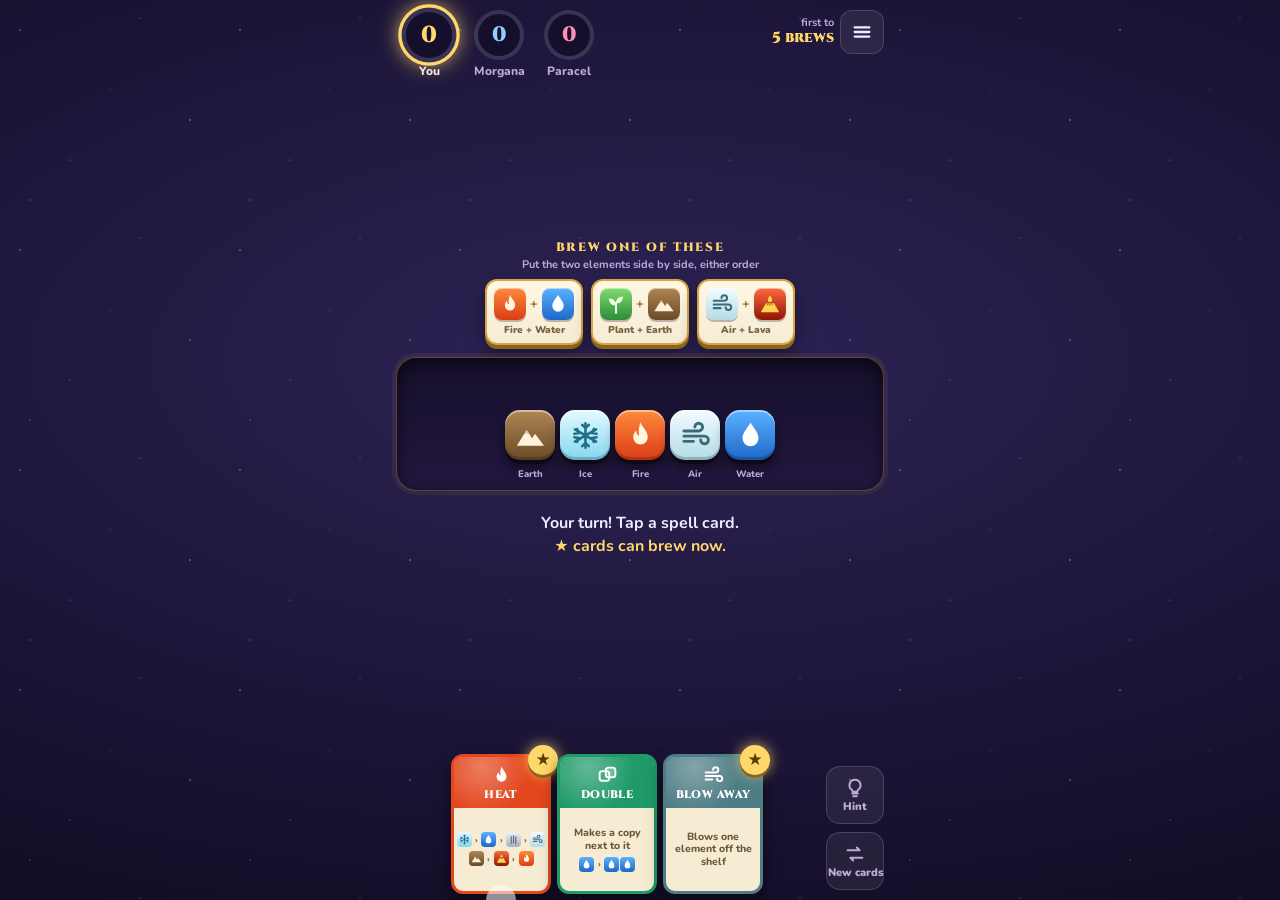
<file: transmute/index.html>
<!doctype html>
<html lang="en">
<meta charset="utf-8">
<meta name="viewport" content="width=device-width, initial-scale=1, viewport-fit=cover">
<title>Transmute</title>
<meta name="claude:viewport-fit-sides" content="cover">
<link rel="preconnect" href="https://fonts.googleapis.com">
<link rel="preconnect" href="https://fonts.gstatic.com" crossorigin>
<link rel="stylesheet" href="https://fonts.googleapis.com/css2?family=Cinzel:wght@700;900&family=Nunito:wght@600;700;800;900&display=swap">
<style>
/* Layout: an alchemist's bench at night. Rivals on top, recipes and the shelf of elements in the middle, your 3 spell cards at the bottom. */
:root {
  color-scheme: dark;
  --bg-1: #2e2356;
  --bg-2: #1a1334;
  --bg-3: #0b0818;
  --shelf-1: #160f2b;
  --shelf-2: #221840;
  --ink: #f1ebff;
  --soft: #b9add6;
  --brass: #d9a441;
  --brass-hi: #ffd76a;
  --brass-deep: #8a6420;
  --parch: #f6ecd4;
  --parch-ink: #3a2c18;
  --glow: #9ff3ff;
  --danger: #ff7a7a;
  --c-heat: #e2471d;
  --c-cool: #2f7fd0;
  --c-mix: #8452c8;
  --c-dbl: #1f9a68;
  --c-blow: #4f7d86;
  --font-display: "Cinzel", "Trajan Pro", Georgia, serif;
  --font-body: "Nunito", system-ui, -apple-system, "Segoe UI", Roboto, sans-serif;
}
* { box-sizing: border-box; }
[hidden] { display: none !important; }
html, body { height: 100%; margin: 0; }
body {
  background-color: var(--bg-3);
  background-image:
    url("data:image/svg+xml,%3Csvg xmlns='http://www.w3.org/2000/svg' width='220' height='220'%3E%3Cg fill='%23fff'%3E%3Ccircle cx='20' cy='30' r='.8' opacity='.5'/%3E%3Ccircle cx='140' cy='18' r='.6' opacity='.4'/%3E%3Ccircle cx='190' cy='120' r='.9' opacity='.35'/%3E%3Ccircle cx='70' cy='160' r='.6' opacity='.45'/%3E%3Ccircle cx='110' cy='90' r='.5' opacity='.3'/%3E%3Ccircle cx='30' cy='200' r='.7' opacity='.35'/%3E%3C/g%3E%3C/svg%3E"),
    radial-gradient(ellipse 130% 85% at 50% 40%, var(--bg-1) 0%, var(--bg-2) 55%, var(--bg-3) 100%);
  background-attachment: fixed;
  color: var(--ink);
  font: 700 15px/1.4 var(--font-body);
  -webkit-tap-highlight-color: transparent;
  overscroll-behavior: none;
}
button { font: inherit; color: inherit; background: none; border: 0; padding: 0; cursor: pointer; }
button:focus-visible { outline: 3px solid var(--glow); outline-offset: 2px; }
.ico { width: 1em; height: 1em; display: block; flex: none; }

/* Element colours: background top, background bottom, icon */
.el-F { --e1: #ff8a3d; --e2: #d93d14; --ei: #fff6e0; }
.el-W { --e1: #5ab2ff; --e2: #1f67c9; --ei: #ffffff; }
.el-E { --e1: #b08654; --e2: #6a4a26; --ei: #fff1dc; }
.el-A { --e1: #f2fbff; --e2: #b5dbe7; --ei: #3b6b78; }
.el-S { --e1: #eef1f6; --e2: #a6b0c0; --ei: #4c5868; }
.el-I { --e1: #e4fbff; --e2: #86d6ef; --ei: #1d6f8a; }
.el-L { --e1: #ff6a3d; --e2: #8f1407; --ei: #ffd34d; }
.el-P { --e1: #82dc72; --e2: #2b8c39; --ei: #f4ffe8; }

.game {
  height: 100%;
  min-height: 620px;
  max-width: 520px;
  margin: 0 auto;
  display: flex;
  flex-direction: column;
  padding-left: max(16px, env(safe-area-inset-left, 0px));
  padding-right: max(16px, env(safe-area-inset-right, 0px));
  padding-block: 10px 6px;
  gap: 8px;
}

/* ---------- Players ---------- */
.topbar { display: flex; align-items: flex-start; gap: 6px; }
.players { flex: 1; display: flex; gap: 4px; min-width: 0; }
.pl { position: relative; display: flex; flex-direction: column; align-items: center; gap: 3px; width: 66px; }
.ring {
  --pct: 0;
  width: 50px; height: 50px;
  border-radius: 50%;
  padding: 4px;
  background: conic-gradient(var(--c) calc(var(--pct) * 360deg), rgba(255,255,255,.12) 0);
  transition: transform .25s;
}
.ring .sc {
  width: 100%; height: 100%;
  border-radius: 50%;
  display: grid; place-items: center;
  background: var(--shelf-1);
  font: 900 21px/1 var(--font-display);
  color: var(--c);
}
.pl .pn { font-size: 12px; font-weight: 800; color: var(--soft); white-space: nowrap; }
.pl.active .ring { transform: scale(1.1); box-shadow: 0 0 0 3px var(--c), 0 0 20px var(--c); }
.pl.active .pn { color: var(--ink); }
.bubble {
  position: absolute;
  top: 74px; left: 50%;
  transform: translate(-50%, -6px) scale(.8);
  background: var(--parch);
  color: var(--parch-ink);
  font-size: 14px;
  font-weight: 900;
  white-space: nowrap;
  padding: 7px 10px;
  border-radius: 10px;
  opacity: 0;
  pointer-events: none;
  z-index: 15;
  transition: opacity .2s, transform .2s;
  box-shadow: 0 6px 16px rgba(0,0,0,.45);
}
.bubble::before {
  content: "";
  position: absolute;
  top: -6px; left: 50%;
  margin-left: -6px;
  border: 6px solid transparent;
  border-top: 0;
  border-bottom-color: var(--parch);
}
.bubble.show { opacity: 1; transform: translate(-50%, 0) scale(1); }
.goal-note { font-size: 11px; color: var(--soft); text-align: right; line-height: 1.2; padding-top: 6px; white-space: nowrap; }
.goal-note b { display: block; font: 900 15px/1.15 var(--font-display); color: var(--brass-hi); }
.menu-btn {
  width: 44px; height: 44px;
  border-radius: 12px;
  display: grid; place-items: center;
  background: rgba(255,255,255,.07);
  border: 1px solid rgba(255,255,255,.14);
  flex: none;
}

/* ---------- Recipes ---------- */
.table { flex: 1; display: flex; flex-direction: column; justify-content: center; gap: 12px; min-height: 0; }
.targets-wrap { display: flex; flex-direction: column; align-items: center; gap: 6px; }
.targets-label { font: 900 12px/1 var(--font-display); letter-spacing: .14em; color: var(--brass-hi); }
.targets-sub { font-size: 11px; color: var(--soft); margin-top: -2px; }
.targets { display: flex; gap: 8px; justify-content: center; }
.tgt {
  width: 98px;
  padding: 7px 4px 6px;
  background: linear-gradient(180deg, #fff7e3, var(--parch));
  color: var(--parch-ink);
  border: 2px solid var(--brass);
  border-radius: 12px;
  display: flex;
  flex-direction: column;
  align-items: center;
  gap: 3px;
  box-shadow: 0 4px 0 var(--brass-deep), 0 10px 18px rgba(0,0,0,.4);
}
.tgt .pair { display: flex; align-items: center; gap: 4px; font: 900 16px/1 var(--font-display); color: var(--brass-deep); }
.tgt .chip { width: 32px; height: 32px; border-radius: 8px; display: grid; place-items: center; background: linear-gradient(180deg, var(--e1), var(--e2)); color: var(--ei); font-size: 22px; box-shadow: inset 0 1px 0 rgba(255,255,255,.5), 0 2px 0 rgba(0,0,0,.25); }
.tgt .tn { font-size: 10px; font-weight: 900; color: #7a6440; white-space: nowrap; }
.tgt.hit { animation: hit .5s ease; }
.tgt.new { animation: flipin .5s cubic-bezier(.3,1.5,.6,1); }
@keyframes hit { 0% { transform: none; } 40% { transform: scale(1.15); box-shadow: 0 4px 0 var(--brass-deep), 0 0 34px var(--brass-hi); } 100% { transform: none; } }
@keyframes flipin { from { transform: rotateX(90deg); } to { transform: none; } }

/* ---------- The shelf ---------- */
.zone {
  position: relative;
  background: linear-gradient(180deg, var(--shelf-1), var(--shelf-2));
  border-radius: 20px;
  border: 1px solid rgba(217,164,65,.35);
  padding: 46px 10px 30px;
  box-shadow: inset 0 5px 16px rgba(0,0,0,.6), 0 0 0 4px rgba(217,164,65,.08);
}
.stone {
  container-type: inline-size;
  display: flex;
  justify-content: center;
  gap: 5px;
  min-height: 56px;
  align-items: flex-end;
}
.tile {
  --w: min(50px, (100cqi - (var(--n) - 1) * 5px) / var(--n));
  flex: 0 0 var(--w);
  width: var(--w);
  height: var(--w);
  display: grid;
  place-items: center;
  font-size: calc(var(--w) * .62);
  color: var(--ei);
  background: linear-gradient(180deg, var(--e1), var(--e2));
  border-radius: 30%;
  box-shadow:
    inset 0 2px 0 rgba(255,255,255,.45),
    inset 0 -3px 0 rgba(0,0,0,.2),
    0 4px 0 rgba(0,0,0,.35),
    0 8px 12px rgba(0,0,0,.45);
  position: relative;
  transition: transform .12s, filter .15s;
}
.tile .cap {
  position: absolute;
  top: calc(100% + 7px);
  left: 50%;
  transform: translateX(-50%);
  font-size: 9.5px;
  font-weight: 800;
  color: var(--soft);
  white-space: nowrap;
  pointer-events: none;
}
.tile.dim { filter: brightness(.45) saturate(.5); }
.tile.canplay:active { transform: translateY(2px); }
.tile .pv {
  position: absolute;
  bottom: calc(100% + 10px);
  left: 50%;
  transform: translateX(-50%);
  padding: 4px;
  border-radius: 9px;
  background: var(--parch);
  display: flex;
  gap: 2px;
  font-size: 18px;
  box-shadow: 0 3px 8px rgba(0,0,0,.45);
  pointer-events: none;
  z-index: 2;
}
.tile .pv.mixpv { left: calc(100% + 2.5px); }
.tile .pv::after {
  content: "";
  position: absolute;
  top: 100%; left: 50%;
  margin-left: -5px;
  border: 5px solid transparent;
  border-bottom: 0;
  border-top-color: var(--parch);
}
.tile .pv .chip { width: 20px; height: 20px; border-radius: 6px; display: grid; place-items: center; font-size: 15px; background: linear-gradient(180deg, var(--e1), var(--e2)); color: var(--ei); }
.tile .pv .gone { width: 20px; height: 20px; display: grid; place-items: center; color: var(--parch-ink); font: 900 14px/1 var(--font-body); }
.tile.gold { animation: goldtile 1s ease-in-out infinite alternate; }
.tile.gold .pv { background: var(--brass-hi); }
.tile.gold .pv::after { border-top-color: var(--brass-hi); }
@keyframes goldtile {
  from { box-shadow: inset 0 2px 0 rgba(255,255,255,.45), 0 4px 0 rgba(0,0,0,.35), 0 0 0 2px var(--brass-hi), 0 0 4px var(--brass-hi); }
  to { box-shadow: inset 0 2px 0 rgba(255,255,255,.45), 0 4px 0 rgba(0,0,0,.35), 0 0 0 3px var(--brass-hi), 0 0 22px var(--brass-hi); }
}
.tile.partner { box-shadow: inset 0 2px 0 rgba(255,255,255,.45), 0 4px 0 rgba(0,0,0,.35), 0 0 0 2px rgba(255,255,255,.6); }
.tile.botsel { transform: translateY(-8px); box-shadow: 0 4px 0 rgba(0,0,0,.35), 0 0 0 3px var(--bc), 0 0 22px var(--bc); }
.tile.crack { animation: crack .34s ease-in forwards; }
@keyframes crack {
  0% { transform: none; }
  35% { transform: translateY(-5px) rotate(-8deg) scale(1.05); filter: brightness(1.5); }
  65% { transform: translateY(-3px) rotate(8deg); filter: brightness(2); }
  100% { transform: translateY(-14px) scale(.2) rotate(30deg); opacity: 0; filter: brightness(3); }
}
.tile.fresh { animation: appear .55s cubic-bezier(.3,1.6,.6,1) both; }
@keyframes appear { 0% { transform: scale(0) rotate(-90deg); opacity: 0; filter: brightness(2.5); } 100% { transform: none; opacity: 1; filter: none; } }
.tile.carve { animation: brew .4s ease-out forwards; box-shadow: 0 0 0 3px var(--brass-hi), 0 0 30px var(--brass-hi); }
@keyframes brew { 0% { transform: scale(1); } 50% { transform: scale(1.2) translateY(-6px); filter: brightness(1.6); } 100% { transform: translateY(-4px); filter: brightness(1.3); } }

/* ---------- Coach ---------- */
.coach { min-height: 64px; display: flex; flex-direction: column; align-items: center; justify-content: center; gap: 8px; text-align: center; }
.msg { margin: 0; font-size: 16px; max-width: 30ch; text-wrap: balance; }
.msg .gold { color: var(--brass-hi); }
.msg .warn { color: var(--danger); }
.msg b.el { color: var(--glow); }
.again {
  font: 900 17px/1 var(--font-display);
  letter-spacing: .06em;
  color: #3a2400;
  background: linear-gradient(180deg, var(--brass-hi), var(--brass));
  padding: 13px 28px;
  border-radius: 999px;
  box-shadow: 0 5px 0 var(--brass-deep);
}

/* ---------- Hand ---------- */
.me { display: flex; align-items: flex-end; gap: 8px; }
.hand { flex: 1; display: flex; justify-content: center; align-items: flex-end; gap: 6px; padding-top: 26px; min-height: 166px; min-width: 0; }
.card {
  --tc: var(--c-heat);
  --dy: 0px;
  flex: 0 1 100px;
  min-width: 0;
  aspect-ratio: 5 / 7;
  border-radius: 12px;
  background: var(--parch);
  color: var(--parch-ink);
  border: 3px solid var(--tc);
  display: flex;
  flex-direction: column;
  align-items: center;
  transform: translateY(var(--dy));
  transition: transform .22s cubic-bezier(.3,1.4,.6,1), filter .2s, box-shadow .2s;
  box-shadow: 0 8px 16px rgba(0,0,0,.5);
  position: relative;
}
.card .band {
  width: 100%;
  height: 38%;
  flex: none;
  background: var(--tc);
  border-radius: 8px 8px 0 0;
  display: flex;
  align-items: center;
  justify-content: center;
  gap: 6px;
  color: #fff;
  font-size: 26px;
  background-image: radial-gradient(circle at 30% 20%, rgba(255,255,255,.3), transparent 60%);
}
.card .cname { font: 900 11px/1 var(--font-display); letter-spacing: .04em; color: #fff; }
.card .band .bico { font-size: 21px; }
.card .band { flex-direction: column; gap: 3px; }
.card .rules { flex: 1; width: 100%; display: flex; flex-direction: column; justify-content: center; gap: 4px; padding: 4px 3px; }
.card .rrow { display: flex; align-items: center; justify-content: center; gap: 1px; font-size: 13px; }
.card .rrow .chip { width: 15px; height: 15px; border-radius: 4px; display: grid; place-items: center; font-size: 11px; background: linear-gradient(180deg, var(--e1), var(--e2)); color: var(--ei); }
.card .rrow .op { font-size: 9px; font-weight: 900; color: #8a7656; width: 8px; text-align: center; }
.card .rtext { font-size: 10.5px; font-weight: 800; color: #6d5a3c; text-align: center; line-height: 1.2; }
.card.t-heat { --tc: var(--c-heat); } .card.t-cool { --tc: var(--c-cool); } .card.t-mix { --tc: var(--c-mix); }
.card.t-dbl { --tc: var(--c-dbl); } .card.t-blow { --tc: var(--c-blow); }
.card .star {
  position: absolute;
  top: -12px; right: -10px;
  width: 30px; height: 30px;
  border-radius: 50%;
  background: var(--brass-hi);
  color: #5a3d00;
  display: grid; place-items: center;
  font-size: 17px;
  box-shadow: 0 3px 0 var(--brass-deep), 0 0 14px rgba(255,215,106,.8);
  animation: star 1.2s ease-in-out infinite alternate;
  z-index: 2;
}
@keyframes star { from { transform: scale(1) rotate(-8deg); } to { transform: scale(1.12) rotate(8deg); } }
.card.lift { --dy: -24px; z-index: 3; box-shadow: 0 0 0 3px #fff, 0 0 30px var(--tc), 0 16px 24px rgba(0,0,0,.5); }
.card.other { filter: brightness(.65); }
.card.idle { filter: brightness(.7); }
.card.wiggle { animation: wiggle .4s ease; }
@keyframes wiggle { 0%, 100% { transform: translateY(var(--dy)); } 25% { transform: translateY(var(--dy)) rotate(-6deg); } 75% { transform: translateY(var(--dy)) rotate(6deg); } }

.side { display: flex; flex-direction: column; gap: 8px; padding-bottom: 4px; flex: none; }
.rbtn {
  width: 58px;
  min-height: 58px;
  border-radius: 14px;
  background: rgba(255,255,255,.07);
  border: 1px solid rgba(255,255,255,.15);
  display: flex; flex-direction: column; align-items: center; justify-content: center;
  gap: 2px;
  font-size: 11px;
  font-weight: 900;
  color: var(--soft);
  line-height: 1.1;
  text-align: center;
}
.rbtn svg { width: 22px; height: 22px; }
.rbtn:disabled { opacity: .35; cursor: default; }
.rbtn.armed { background: var(--danger); color: #fff; border-color: var(--danger); }

/* ---------- FX ---------- */
.fx { position: fixed; inset: 0; pointer-events: none; z-index: 30; }
.fx > * { position: fixed; }
.fx .card { transform: none; }
.float {
  font: 900 26px/1 var(--font-display);
  color: var(--brass-hi);
  text-shadow: 0 3px 0 #5a3d00, 0 0 18px rgba(255,215,106,.8);
  white-space: nowrap;
  transform: translate(-50%, -50%);
}
.spark { width: 8px; height: 8px; border-radius: 50%; background: var(--brass-hi); box-shadow: 0 0 10px var(--brass-hi); }
.finger {
  position: fixed;
  width: 30px; height: 30px;
  margin: -15px 0 0 -15px;
  border-radius: 50%;
  background: rgba(255,255,255,.55);
  pointer-events: none;
  z-index: 28;
  animation: tap 1.2s ease-out infinite;
}
@keyframes tap {
  0% { transform: scale(.7); box-shadow: 0 0 0 0 rgba(255,255,255,.6); }
  60% { transform: scale(1); box-shadow: 0 0 0 18px rgba(255,255,255,0); }
  100% { transform: scale(.7); box-shadow: 0 0 0 0 rgba(255,255,255,0); }
}
.banner {
  position: fixed;
  left: 0; right: 0;
  top: 42%;
  z-index: 25;
  pointer-events: none;
  text-align: center;
  font: 900 32px/1 var(--font-display);
  letter-spacing: .08em;
  color: var(--brass-hi);
  text-shadow: 0 3px 0 #5a3d00;
  padding: 16px 0;
  background: linear-gradient(90deg, transparent, rgba(11,8,24,.9) 20%, rgba(11,8,24,.9) 80%, transparent);
  opacity: 0;
}
.banner.go { animation: banner 1.1s ease both; }
@keyframes banner {
  0% { opacity: 0; transform: translateX(-30%); }
  20% { opacity: 1; transform: none; }
  75% { opacity: 1; transform: none; }
  100% { opacity: 0; transform: translateX(30%); }
}

/* ---------- Sheets ---------- */
.sheet {
  position: fixed;
  inset: 0;
  z-index: 40;
  background: rgba(8,5,18,.75);
  display: flex;
  align-items: flex-end;
  justify-content: center;
}
.sheet-card {
  width: 100%;
  max-width: 520px;
  max-height: 92%;
  overflow-y: auto;
  background: linear-gradient(180deg, #2a1f4d, #17112e);
  border-radius: 22px 22px 0 0;
  border-top: 1px solid rgba(217,164,65,.4);
  padding: 22px max(18px, env(safe-area-inset-right, 0px)) calc(22px + env(safe-area-inset-bottom, 0px)) max(18px, env(safe-area-inset-left, 0px));
  display: flex;
  flex-direction: column;
  gap: 14px;
}
.sheet-card h2 { margin: 0; font: 900 26px/1.1 var(--font-display); color: var(--brass-hi); letter-spacing: .04em; }
.sheet-card h3 { margin: 4px 0 0; font-size: 12px; letter-spacing: .14em; text-transform: uppercase; color: var(--soft); }
.big-btn {
  min-height: 52px;
  border-radius: 14px;
  background: rgba(255,255,255,.07);
  border: 1px solid rgba(255,255,255,.15);
  font-size: 16px;
  font-weight: 900;
  display: flex; align-items: center; justify-content: center; gap: 8px;
}
.big-btn.primary { background: linear-gradient(180deg, var(--brass-hi), var(--brass)); color: #3a2400; border: 0; box-shadow: 0 4px 0 var(--brass-deep); }
.opp-row { display: grid; grid-template-columns: repeat(3, 1fr); gap: 8px; }
.opp-row .big-btn { flex-direction: column; gap: 0; min-height: 64px; }
.opp-row .big-btn b { font: 900 24px/1 var(--font-display); color: var(--brass-hi); }
.opp-row .big-btn span { font-size: 11px; color: var(--soft); }
.step { display: grid; grid-template-columns: 34px 1fr; gap: 12px; align-items: start; }
.step .n {
  width: 34px; height: 34px; border-radius: 50%;
  background: var(--brass); color: #3a2400;
  display: grid; place-items: center;
  font: 900 18px/1 var(--font-display);
}
.step .body { display: flex; flex-direction: column; gap: 8px; }
.step .body p { margin: 0; font-size: 16px; }
.demo { display: flex; gap: 5px; align-items: center; flex-wrap: wrap; }
.demo .arrow { color: var(--soft); font-weight: 900; }
.mini { width: 28px; height: 28px; border-radius: 30%; display: inline-grid; place-items: center; font-size: 18px; background: linear-gradient(180deg, var(--e1), var(--e2)); color: var(--ei); box-shadow: 0 2px 0 rgba(0,0,0,.35); }
.mini.hl { box-shadow: 0 0 0 2px var(--brass-hi), 0 0 10px var(--brass-hi); }
.mini-card { display: inline-grid; place-items: center; width: 32px; height: 42px; border-radius: 6px; color: #fff; font-size: 20px; background: var(--tc); border: 2px solid var(--parch); flex: none; }
.legend { display: grid; grid-template-columns: repeat(4, 1fr); gap: 8px; }
.legend div { display: flex; flex-direction: column; align-items: center; gap: 3px; font-size: 12px; }
.ref { display: flex; flex-direction: column; gap: 10px; }
.ref > div { display: flex; gap: 10px; align-items: center; font-size: 14px; }
.ref .seq { display: flex; align-items: center; gap: 3px; flex-wrap: wrap; }
.ref .seq .mini { width: 22px; height: 22px; font-size: 14px; }
.tips { margin: 0; padding-left: 18px; display: flex; flex-direction: column; gap: 6px; font-weight: 700; }

.win {
  position: fixed;
  inset: 0;
  z-index: 45;
  background: rgba(8,5,18,.82);
  display: grid;
  place-items: center;
  padding: 24px max(16px, env(safe-area-inset-right, 0px)) 24px max(16px, env(safe-area-inset-left, 0px));
}
.win canvas { position: absolute; inset: 0; width: 100%; height: 100%; pointer-events: none; }
.win-card {
  position: relative;
  width: 100%;
  max-width: 340px;
  background: linear-gradient(180deg, #33275e, #17112e);
  border: 1px solid rgba(217,164,65,.45);
  border-radius: 22px;
  padding: 26px 20px 20px;
  text-align: center;
  display: flex;
  flex-direction: column;
  gap: 14px;
  box-shadow: 0 20px 50px rgba(0,0,0,.55);
  animation: popin .45s cubic-bezier(.3,1.5,.6,1) both;
}
@keyframes popin { from { transform: scale(.7); opacity: 0; } to { transform: none; opacity: 1; } }
.win-card h2 { margin: 0; font: 900 34px/1.05 var(--font-display); color: var(--brass-hi); text-shadow: 0 3px 0 #5a3d00; }
.final { display: flex; flex-direction: column; gap: 6px; }
.final div { display: flex; justify-content: space-between; padding: 8px 12px; border-radius: 10px; background: rgba(255,255,255,.06); }
.final b { font: 900 18px/1 var(--font-display); }

@media (prefers-reduced-motion: reduce) {
  .tile, .card, .ring { transition: none; }
  .tile.gold, .card .star, .finger { animation: none; }
  .tile.crack, .tile.fresh, .tile.carve, .banner.go, .win-card, .tgt.hit, .tgt.new { animation-duration: .01s; }
}
@media (max-height: 680px) {
  .hand { min-height: 146px; padding-top: 20px; }
  .card { flex-basis: 88px; }
  .table { gap: 8px; }
  .zone { padding-top: 42px; }
}
</style>

<svg width="0" height="0" style="position:absolute" aria-hidden="true">
  <defs>
    <symbol id="el-F" viewBox="0 0 24 24"><path fill="currentColor" d="M12 1.8c.9 3.6 5.6 6.2 5.6 11.6a5.6 5.6 0 0 1-11.2 0c0-2.4 1.1-4 2.3-5 .1 2.2 1 3.5 2.3 3.7-1-3.3-.1-7 1-10.3z"/></symbol>
    <symbol id="el-W" viewBox="0 0 24 24"><path fill="currentColor" d="M12 2.2C9 6.8 5.8 10.3 5.8 14.2a6.2 6.2 0 0 0 12.4 0c0-3.9-3.2-7.4-6.2-12z"/><path fill="none" stroke="rgba(255,255,255,.55)" stroke-width="1.6" stroke-linecap="round" d="M9.2 14.5a2.9 2.9 0 0 0 2.4 3"/></symbol>
    <symbol id="el-E" viewBox="0 0 24 24"><path fill="currentColor" d="M1.5 20 9 7.5l4.2 6.6 2.3-3.4L22.5 20z"/><path fill="rgba(0,0,0,.18)" d="M9 7.5 6.8 11.2l2.2-.9 1.8 1.3z"/></symbol>
    <symbol id="el-A" viewBox="0 0 24 24"><path fill="none" stroke="currentColor" stroke-width="2.2" stroke-linecap="round" d="M3 8.5h11.5a3 3 0 1 0-3-3M3 12.5h16a3 3 0 1 1-3 3M3 16.5h7.5"/></symbol>
    <symbol id="el-S" viewBox="0 0 24 24"><path fill="none" stroke="currentColor" stroke-width="2.2" stroke-linecap="round" d="M7 21c-2-2.7 2-4.7 0-7.5S9 9 7 6M12 19c-2-2.7 2-4.7 0-7.5s2-4.5 0-7.5M17 21c-2-2.7 2-4.7 0-7.5S19 9 17 6"/></symbol>
    <symbol id="el-I" viewBox="0 0 24 24"><g fill="none" stroke="currentColor" stroke-width="2" stroke-linecap="round"><path d="M12 2.5v19M3.8 7.2l16.4 9.6M3.8 16.8l16.4-9.6"/><path d="M9.5 3.8 12 6l2.5-2.2M9.5 20.2 12 18l2.5 2.2M3.4 10.6l3.2-.6-1-3M20.6 13.4l-3.2.6 1 3M5.6 17l1-3-3.2-.6M18.4 7l-1 3 3.2.6"/></g></symbol>
    <symbol id="el-L" viewBox="0 0 24 24"><path fill="currentColor" d="M2 21 7.6 11h8.8L22 21z"/><path fill="currentColor" d="M12 2.5c1.1 2 2.4 3.3 2.4 5a2.4 2.4 0 0 1-4.8 0c0-1.7 1.3-3 2.4-5z"/><path fill="rgba(0,0,0,.25)" d="M7.6 11h8.8l-1.5 2.7-1.6-1.3-1.5 2-1.7-1.6-1.4 1.4z"/></symbol>
    <symbol id="el-P" viewBox="0 0 24 24"><path fill="none" stroke="currentColor" stroke-width="2.2" stroke-linecap="round" d="M12 21.5V11"/><path fill="currentColor" d="M12 13.5c-5.2 0-7.6-3-7.6-7.6 5.2 0 7.6 3 7.6 7.6zM12 11.3c0-4.6 2.4-7.6 7.6-7.6 0 4.6-2.4 7.6-7.6 7.6z"/></symbol>
    <symbol id="c-mix" viewBox="0 0 24 24"><g fill="none" stroke="currentColor" stroke-width="2.2" stroke-linecap="round" stroke-linejoin="round"><path d="M6 3v6a6 6 0 0 0 12 0V3"/><path d="M4 21h16M12 15v6"/></g></symbol>
    <symbol id="c-dbl" viewBox="0 0 24 24"><g fill="none" stroke="currentColor" stroke-width="2.2" stroke-linejoin="round"><rect x="3" y="7" width="11" height="11" rx="3"/><rect x="10" y="3" width="11" height="11" rx="3" fill="rgba(255,255,255,.25)"/></g></symbol>
  </defs>
</svg>

<div class="game" id="game">
  <header class="topbar">
    <div class="players" id="players"></div>
    <div class="goal-note">first to<b>5 brews</b></div>
    <button class="menu-btn" id="menuBtn" type="button" aria-label="Menu">
      <svg width="22" height="22" viewBox="0 0 24 24" fill="none" stroke="currentColor" stroke-width="2.5" stroke-linecap="round"><path d="M4 7h16M4 12h16M4 17h16"/></svg>
    </button>
  </header>

  <main class="table">
    <div class="targets-wrap">
      <div class="targets-label">BREW ONE OF THESE</div>
      <div class="targets-sub">Put the two elements side by side, either order</div>
      <div class="targets" id="targets"></div>
    </div>
    <div class="zone" id="zone">
      <div class="stone" id="stone" role="group" aria-label="Row of elements"></div>
    </div>
    <div class="coach" id="coach" aria-live="polite"></div>
  </main>

  <section class="me">
    <div class="hand" id="hand"></div>
    <div class="side">
      <button class="rbtn" id="hintBtn" type="button">
        <svg viewBox="0 0 24 24" fill="none" stroke="currentColor" stroke-width="2.2" stroke-linecap="round" stroke-linejoin="round"><path d="M9 18h6M10 21h4M12 3a6 6 0 0 0-3.5 10.9c.6.5 1 1.2 1 2V16h5v-.1c0-.8.4-1.5 1-2A6 6 0 0 0 12 3z"/></svg>
        Hint
      </button>
      <button class="rbtn" id="swapBtn" type="button">
        <svg viewBox="0 0 24 24" fill="none" stroke="currentColor" stroke-width="2.2" stroke-linecap="round" stroke-linejoin="round"><path d="M4 8h13l-3-3M20 16H7l3 3"/></svg>
        <span id="swapLabel">New cards</span>
      </button>
    </div>
  </section>
</div>

<div class="fx" id="fx"></div>
<div class="finger" id="finger" hidden></div>
<div class="banner" id="banner"></div>

<div class="sheet" id="menu" hidden>
  <div class="sheet-card" role="dialog" aria-modal="true" aria-labelledby="menuTitle">
    <h2 id="menuTitle">Transmute</h2>
    <h3>New game</h3>
    <div class="opp-row">
      <button class="big-btn" type="button" id="opp1"><b>1</b><span>rival</span></button>
      <button class="big-btn" type="button" id="opp2"><b>2</b><span>rivals</span></button>
      <button class="big-btn" type="button" id="opp3"><b>3</b><span>rivals</span></button>
    </div>
    <button class="big-btn" type="button" id="howBtn">How to play</button>
    <button class="big-btn" type="button" id="soundBtn">Sound: on</button>
    <button class="big-btn primary" type="button" id="menuClose">Back to the game</button>
  </div>
</div>

<div class="sheet" id="howto" hidden>
  <div class="sheet-card" role="dialog" aria-modal="true" aria-labelledby="howTitle">
    <h2 id="howTitle">How to play</h2>
    <div class="step">
      <span class="n">1</span>
      <div class="body">
        <p>Brew a recipe by getting its two elements side by side on the shelf.</p>
        <div class="demo" id="demo1"></div>
      </div>
    </div>
    <div class="step">
      <span class="n">2</span>
      <div class="body">
        <p>Tap one of your spell cards, then tap an element. The spell changes it.</p>
        <div class="demo" id="demo2"></div>
      </div>
    </div>
    <div class="step">
      <span class="n">3</span>
      <div class="body">
        <p>Fire is now next to Water, so the pair is brewed and you score. First to 5 brews wins.</p>
      </div>
    </div>
    <h3>Helpers</h3>
    <ul class="tips">
      <li>A ★ on a card means it can brew a recipe right now.</li>
      <li>After you tap a card, bubbles show what each element would become. Gold bubbles brew.</li>
      <li>Hint picks a move for you.</li>
    </ul>
    <h3>The spells</h3>
    <div class="ref" id="ref"></div>
    <h3>The elements</h3>
    <div class="legend" id="legend"></div>
    <button class="big-btn primary" type="button" id="howClose">Got it</button>
  </div>
</div>

<div class="win" id="win" hidden>
  <canvas id="confetti"></canvas>
  <div class="win-card">
    <h2 id="winTitle">You win!</h2>
    <div class="final" id="final"></div>
    <button class="big-btn primary" type="button" id="againBtn">Play again</button>
    <button class="big-btn" type="button" id="winMenuBtn">Change rivals</button>
  </div>
</div>

<script>
// ===== LOGIC START =====
const MAX_LEN = 9, MIN_LEN = 3, HAND = 3, WIN = 5;
const NAMES = ['You', 'Morgana', 'Paracel', 'Hermes'];
const EL_NAME = { F: 'Fire', W: 'Water', E: 'Earth', A: 'Air', S: 'Steam', I: 'Ice', L: 'Lava', P: 'Plant' };
// Two ladders, cold to hot. Heat moves one step up, Cool one step down.
const LADDERS = ['IWSA', 'ELF'];
const HEAT = {}, COOL = {};
for (const l of LADDERS) for (let i = 0; i + 1 < l.length; i++) { HEAT[l[i]] = l[i + 1]; COOL[l[i + 1]] = l[i]; }
const MIXES = [['F', 'W', 'S'], ['F', 'E', 'L'], ['W', 'E', 'P'], ['W', 'A', 'I'], ['P', 'F', 'F']];
const MIX = {};
for (const [a, b, c] of MIXES) { MIX[a + b] = c; MIX[b + a] = c; }
const CARD_INFO = {
  heat: { name: 'Heat' },
  cool: { name: 'Cool' },
  mix: { name: 'Mix' },
  dbl: { name: 'Double' },
  blow: { name: 'Blow away' },
};
const CARD_MIX = { heat: 6, cool: 6, mix: 5, dbl: 5, blow: 6 };
const N_TARGETS = 3;

const rnd = n => Math.floor(Math.random() * n);
function shuffle(a) {
  for (let i = a.length - 1; i > 0; i--) { const j = rnd(i + 1); [a[i], a[j]] = [a[j], a[i]]; }
  return a;
}
const POOL = 'FFFWWWEEEAAASILP';
function randPieces(n) { let s = ''; for (let i = 0; i < n; i++) s += POOL[rnd(POOL.length)]; return s; }

// What a card does to the piece at i. Mix also uses the piece to its right.
function tryPlay(stone, card, i) {
  const c = stone[i];
  let res, span = 1;
  switch (card) {
    case 'heat': if (!HEAT[c]) return { ok: false, why: `${EL_NAME[c]} is as hot as it gets` }; res = HEAT[c]; break;
    case 'cool': if (!COOL[c]) return { ok: false, why: `${EL_NAME[c]} is as cold as it gets` }; res = COOL[c]; break;
    case 'dbl': res = c + c; break;
    case 'blow': if (stone.length <= 2) return { ok: false, why: 'Too few left' }; res = ''; break;
    case 'mix': {
      const d = stone[i + 1];
      if (!d) return { ok: false, why: 'Nothing to its right' };
      if (!MIX[c + d]) return { ok: false, why: `${EL_NAME[c]} and ${EL_NAME[d]} don't mix` };
      res = MIX[c + d]; span = 2; break;
    }
    default: return { ok: false, why: '?' };
  }
  const ns = stone.slice(0, i) + res + stone.slice(i + span);
  if (ns.length > MAX_LEN) return { ok: false, why: 'The row is full' };
  return { ok: true, res, span, ns };
}

const rev = t => t[1] + t[0];
function findTarget(stone, t) {
  const a = stone.indexOf(t);
  const b = stone.indexOf(rev(t));
  if (a < 0) return b;
  if (b < 0) return a;
  return Math.min(a, b);
}
const sameTarget = (a, b) => a === b || a === rev(b);

// New recipes are pairs one card away from the current row, so there is always something to aim at.
function newTarget(S) {
  const ok = t => t[0] !== t[1] && findTarget(S.stone, t) < 0 && !S.targets.some(x => x && sameTarget(x, t));
  const near = new Set();
  for (const c of Object.keys(CARD_INFO)) {
    for (let i = 0; i < S.stone.length; i++) {
      const r = tryPlay(S.stone, c, i);
      if (!r.ok) continue;
      const lo = Math.max(0, i - 1), hi = Math.min(r.ns.length, i + r.res.length + 1);
      for (let j = lo; j + 2 <= hi; j++) { const t = r.ns.slice(j, j + 2); if (ok(t)) near.add(t); }
    }
  }
  const list = [...near];
  if (list.length) return list[rnd(list.length)];
  for (;;) { const t = randPieces(2); if (ok(t)) return t; }
}

function resolve(S, mover) {
  const events = [];
  for (let guard = 0; guard < 50; guard++) {
    let hit = false;
    for (let k = 0; k < S.targets.length; k++) {
      const t = S.targets[k];
      const idx = findTarget(S.stone, t);
      if (idx >= 0) {
        events.push({ type: 'carve', pi: mover, idx, num: t, slot: k, before: S.stone });
        S.stone = S.stone.slice(0, idx) + S.stone.slice(idx + 2);
        S.players[mover].score++;
        S.targets[k] = '';
        S.targets[k] = newTarget(S);
        events[events.length - 1].next = S.targets[k];
        hit = true;
        break;
      }
    }
    if (hit) continue;
    if (S.stone.length < MIN_LEN) {
      const from = S.stone.length;
      S.stone += randPieces(MIN_LEN - from);
      events.push({ type: 'refill', from, after: S.stone });
      continue;
    }
    break;
  }
  return events;
}

function buildDeck() {
  const d = [];
  for (const [t, k] of Object.entries(CARD_MIX)) for (let i = 0; i < k; i++) d.push(t);
  return shuffle(d);
}
function drawCards(S, p) {
  while (p.hand.length < HAND) {
    if (!S.deck.length) { S.deck = shuffle(S.discard); S.discard = []; }
    if (!S.deck.length) S.deck = buildDeck();
    p.hand.push(S.deck.pop());
  }
}

function newGame(nBots, tutorial) {
  const S = { v: 3, players: [], stone: randPieces(6), targets: [], turn: 0, round: 1, dry: 0, slot: 0, deck: buildDeck(), discard: [], winner: null };
  for (let i = 0; i <= nBots; i++) S.players.push({ name: NAMES[i], human: i === 0, score: 0, hand: [] });
  for (let k = 0; k < N_TARGETS; k++) S.targets.push(newTarget(S));
  for (const p of S.players) drawCards(S, p);
  if (tutorial) {
    // An obvious first brew: heat the Ice into Water, right next to the Fire.
    S.stone = 'EIFAW';
    S.targets = ['FW', 'PE', 'AL'];
    S.players[0].hand = ['heat', 'dbl', 'blow'];
  }
  return S;
}

function legalMoves(S, pi) {
  const p = S.players[pi], out = [];
  const seen = new Set();
  p.hand.forEach((c, h) => {
    if (seen.has(c)) return;
    seen.add(c);
    for (let i = 0; i < S.stone.length; i++) { const r = tryPlay(S.stone, c, i); if (r.ok) out.push({ h, i, ns: r.ns }); }
  });
  return out;
}

function carvesOn(S, ns) {
  let stone = ns, n = 0;
  const left = S.targets.slice();
  for (let guard = 0; guard < 6; guard++) {
    const k = left.findIndex(t => findTarget(stone, t) >= 0);
    if (k < 0) break;
    const idx = findTarget(stone, left[k]);
    stone = stone.slice(0, idx) + stone.slice(idx + 2);
    left.splice(k, 1);
    n++;
  }
  return n;
}

function evalMove(S, pi, ns, noise) {
  let sc = carvesOn(S, ns) * 10;
  // Don't leave both halves of a recipe lying around for the next player.
  for (const t of S.targets) if (ns.includes(t[0]) && ns.includes(t[1])) sc -= .8;
  if (ns.length >= MAX_LEN - 1) sc -= .5;
  return sc + Math.random() * noise;
}

function chooseMove(S, pi, noise = 1) {
  let best = null, bestSc = -Infinity;
  for (const m of legalMoves(S, pi)) {
    const sc = evalMove(S, pi, m.ns, noise);
    if (sc > bestSc) { bestSc = sc; best = m; }
  }
  return best;
}

function applyTurn(S, pi, mv) {
  const p = S.players[pi];
  const info = { pi, before: S.stone, mv };
  if (mv) {
    const card = p.hand[mv.h];
    const r = tryPlay(S.stone, card, mv.i);
    if (!r.ok) throw new Error('Illegal move');
    info.card = card; info.res = r.res; info.span = r.span; info.piece = S.stone[mv.i]; info.mid = r.ns;
    p.hand.splice(mv.h, 1);
    S.discard.push(card);
    S.stone = r.ns;
  } else {
    S.discard.push(...p.hand);
    p.hand = [];
  }
  info.events = resolve(S, pi);
  if (info.events.some(e => e.type === 'carve')) S.dry = 0;
  else if (++S.dry >= S.players.length) {
    S.dry = 0;
    const k = S.slot % S.targets.length;
    S.slot++;
    const old = S.targets[k];
    S.targets[k] = '';
    S.targets[k] = newTarget(S);
    info.refresh = { slot: k, old, next: S.targets[k] };
  }
  info.after = S.stone;
  drawCards(S, p);
  const top = Math.max(...S.players.map(x => x.score));
  if (top >= WIN) {
    const n = S.players.length;
    for (let k = 0; k < n; k++) { const q = (pi + k) % n; if (S.players[q].score === top) { S.winner = q; break; } }
  } else {
    S.turn = (pi + 1) % S.players.length;
    if (S.turn === 0) S.round++;
  }
  return info;
}
// ===== LOGIC END =====

const $ = id => document.getElementById(id);
const reduced = window.matchMedia('(prefers-reduced-motion: reduce)').matches;
const sleep = ms => new Promise(r => setTimeout(r, reduced ? Math.min(ms, 250) : ms));
const STORE_KEY = 'transmute-game-v1';
const COLORS = ['#ffd76a', '#8fd0ff', '#ff8fb0', '#c3a8ff'];

/* ---------- Pictures ---------- */
const ico = (id, cls = '') => `<svg class="ico ${cls}" aria-hidden="true"><use href="#${id}"/></svg>`;
const chip = (e, cls = 'chip') => `<span class="${cls} el-${e}">${ico('el-' + e)}</span>`;
const pairName = t => `${EL_NAME[t[0]]} + ${EL_NAME[t[1]]}`;
const CARD_ICON = { heat: ico('el-F', 'bico'), cool: ico('el-I', 'bico'), mix: ico('c-mix', 'bico'), dbl: ico('c-dbl', 'bico'), blow: ico('el-A', 'bico') };
const ladderRow = (l, dir) => {
  const seq = dir > 0 ? [...l] : [...l].reverse();
  return `<div class="rrow">${seq.map(e => chip(e)).join('<span class="op">›</span>')}</div>`;
};
function cardRules(c) {
  switch (c) {
    case 'heat': return LADDERS.map(l => ladderRow(l, 1)).join('');
    case 'cool': return LADDERS.map(l => ladderRow(l, -1)).join('');
    case 'mix': return MIXES.slice(0, 4).map(([a, b, r]) => `<div class="rrow">${chip(a)}<span class="op">+</span>${chip(b)}<span class="op">=</span>${chip(r)}</div>`).join('') +
      `<div class="rtext" style="font-size:9px">+ more · with the one on its right</div>`;
    case 'dbl': return `<div class="rtext">Makes a copy next to it</div><div class="rrow">${chip('W')}<span class="op">›</span>${chip('W')}${chip('W')}</div>`;
    case 'blow': return `<div class="rtext">Blows one element off the shelf</div>`;
  }
  return '';
}
const CARD_HELP = {
  heat: 'Heat moves an element up its ladder',
  cool: 'Cool moves an element down its ladder',
  mix: 'Mix joins an element with the one on its right',
  dbl: 'Double copies an element',
  blow: 'Blow away removes an element',
};

let S = null;
let lifted = null;
let busy = false, animWho = -1, epoch = 0;
let shownScores = null, shownTargets = null;
let coachBusy = '', hintMsg = '', hintTile = -1;
let swapArmed = false, swapTimer = null;
let muted = false, tutDone = false;

const pref = (k, v) => { try { if (v === undefined) return localStorage.getItem(k); localStorage.setItem(k, v); } catch (e) { return null; } };
muted = pref('transmute-muted') === '1';
tutDone = pref('transmute-tut') === '1';

function save() { try { localStorage.setItem(STORE_KEY, JSON.stringify(S)); } catch (e) {} }
function load() {
  try {
    const raw = localStorage.getItem(STORE_KEY);
    const s = raw && JSON.parse(raw);
    return s && s.v === 3 && Array.isArray(s.players) && Array.isArray(s.targets) ? s : null;
  } catch (e) { return null; }
}

/* ---------- Sound ---------- */
let actx = null;
function ac() {
  if (muted) return null;
  try {
    if (!actx) actx = new (window.AudioContext || window.webkitAudioContext)();
    if (actx.state === 'suspended') actx.resume();
    return actx;
  } catch (e) { return null; }
}
function tone(f, dur, type = 'triangle', vol = .1, when = 0, slide) {
  const a = ac(); if (!a) return;
  const t = a.currentTime + when;
  const o = a.createOscillator(), g = a.createGain();
  o.type = type;
  o.frequency.setValueAtTime(f, t);
  if (slide) o.frequency.exponentialRampToValueAtTime(slide, t + dur);
  g.gain.setValueAtTime(vol, t);
  g.gain.exponentialRampToValueAtTime(.0001, t + dur);
  o.connect(g); g.connect(a.destination);
  o.start(t); o.stop(t + dur + .02);
}
function noise(dur, vol, freq) {
  const a = ac(); if (!a) return;
  const n = Math.floor(a.sampleRate * dur);
  const buf = a.createBuffer(1, n, a.sampleRate);
  const d = buf.getChannelData(0);
  for (let i = 0; i < n; i++) d[i] = (Math.random() * 2 - 1) * Math.pow(1 - i / n, 2);
  const s = a.createBufferSource(); s.buffer = buf;
  const f = a.createBiquadFilter(); f.type = 'bandpass'; f.frequency.value = freq;
  const g = a.createGain(); g.gain.value = vol;
  s.connect(f); f.connect(g); g.connect(a.destination);
  s.start();
}
const sfx = {
  lift: () => tone(520, .1, 'sine', .07, 0, 880),
  bad: () => tone(190, .14, 'square', .03, 0, 120),
  zap: () => { noise(.25, .35, 1600); tone(900, .25, 'sine', .07, 0, 300); },
  pop: () => tone(260, .12, 'sine', .08, 0, 620),
  brew: k => [659, 880, 1047, 1319].forEach((f, i) => tone(f * (1 + k * .1), .25, 'sine', .06, i * .06)),
  swap: () => { tone(420, .08, 'triangle', .05, 0, 820); tone(820, .08, 'triangle', .05, .09, 420); },
  turn: () => tone(660, .14, 'sine', .05, 0, 990),
  win: () => [523, 659, 784, 1047, 1319].forEach((f, i) => tone(f, .32, 'triangle', .09, i * .11)),
  lose: () => [392, 330, 262].forEach((f, i) => tone(f, .34, 'triangle', .07, i * .16)),
};
const buzz = ms => { try { navigator.vibrate && navigator.vibrate(ms); } catch (e) {} };

/* ---------- Helpers ---------- */
const humanTurn = () => S.winner == null && S.players[S.turn].human && !busy;
const inRange = (r, i) => r && i >= r[0] && i <= r[1];
const me = () => S.players[0];
const cardScores = c => { for (let i = 0; i < S.stone.length; i++) { const r = tryPlay(S.stone, c, i); if (r.ok && carvesOn(S, r.ns) > 0) return true; } return false; };
const anyMove = () => me().hand.some(c => { for (let i = 0; i < S.stone.length; i++) if (tryPlay(S.stone, c, i).ok) return true; return false; });

/* ---------- Rendering ---------- */
function renderPlayers() {
  const el = $('players');
  el.innerHTML = '';
  S.players.forEach((p, i) => {
    const score = shownScores ? shownScores[i] : p.score;
    const active = S.winner == null && (busy ? animWho === i : S.turn === i);
    const d = document.createElement('div');
    d.className = 'pl' + (active ? ' active' : '');
    d.style.setProperty('--c', COLORS[i]);
    d.innerHTML = `<div class="ring" id="ring${i}" style="--pct:${Math.min(1, score / WIN)}"><span class="sc">${score}</span></div><div class="pn">${p.name}</div><div class="bubble" id="bub${i}"></div>`;
    el.append(d);
  });
}

function renderTargets(anim = {}) {
  const el = $('targets');
  el.innerHTML = '';
  (shownTargets || S.targets).forEach((t, k) => {
    const d = document.createElement('div');
    d.className = 'tgt' + (anim[k] ? ' ' + anim[k] : '');
    d.id = 'tgt' + k;
    d.setAttribute('aria-label', `Recipe: ${pairName(t)}`);
    d.innerHTML = `<div class="pair">${chip(t[0])}+${chip(t[1])}</div><div class="tn">${pairName(t)}</div>`;
    el.append(d);
  });
}

function paintStone(stone, marks = {}) {
  const el = $('stone');
  el.innerHTML = '';
  el.style.setProperty('--n', Math.max(stone.length, 6));
  if (marks.bc) el.style.setProperty('--bc', marks.bc);
  const card = marks.preview && lifted != null ? me().hand[lifted] : null;
  [...stone].forEach((e, i) => {
    const t = document.createElement('button');
    t.type = 'button';
    t.className = `tile el-${e}`;
    t.dataset.i = i;
    t.innerHTML = `${ico('el-' + e)}<span class="cap">${EL_NAME[e]}</span>`;
    if (inRange(marks.fresh, i)) t.classList.add('fresh');
    if (inRange(marks.carve, i)) t.classList.add('carve');
    if (inRange(marks.crack, i)) t.classList.add('crack');
    if (marks.botsel === i) t.classList.add('botsel');
    let label = EL_NAME[e];
    if (card) {
      const r = tryPlay(stone, card, i);
      if (r.ok) {
        const scores = carvesOn(S, r.ns) > 0;
        const pv = document.createElement('span');
        pv.className = 'pv' + (r.span === 2 ? ' mixpv' : '');
        pv.innerHTML = r.res === '' ? '<span class="gone">✕</span>' : [...r.res].map(x => chip(x)).join('');
        t.append(pv);
        t.classList.add('canplay');
        if (scores) t.classList.add('gold');
        label += `: becomes ${r.res === '' ? 'nothing' : [...r.res].map(x => EL_NAME[x]).join(' and ')}${scores ? ', brews a recipe' : ''}`;
      } else {
        t.classList.add('dim');
      }
    }
    t.setAttribute('aria-label', label);
    t.addEventListener('click', () => onTile(i));
    el.append(t);
  });
}

function renderCoach() {
  const el = $('coach');
  el.innerHTML = '';
  const msg = html => { const p = document.createElement('p'); p.className = 'msg'; p.innerHTML = html; el.append(p); };
  if (busy) { msg(coachBusy || '&nbsp;'); return; }
  if (S.winner != null) {
    const w = S.players[S.winner];
    msg(w.human ? 'You won!' : `${w.name} won this time.`);
    const b = document.createElement('button');
    b.className = 'again'; b.type = 'button'; b.textContent = 'PLAY AGAIN';
    b.addEventListener('click', () => startNew(S.players.length - 1));
    el.append(b);
    return;
  }
  const cur = S.players[S.turn];
  if (!cur.human) { msg(`<span style="color:${COLORS[S.turn]}">${cur.name}</span> is casting…`); return; }
  if (hintMsg) { msg(hintMsg); return; }
  if (lifted == null) {
    if (!anyMove()) { msg('None of your spells work here. Tap <b>New cards</b>.'); return; }
    msg(me().hand.some(cardScores)
      ? 'Your turn! Tap a spell card. <span class="gold">★ cards can brew now.</span>'
      : 'Your turn! Tap a spell card. Nothing brews this turn, so set something up.');
    return;
  }
  const c = me().hand[lifted];
  if (cardScores(c)) msg('Now tap an element. <span class="gold">Tap a gold one to brew!</span>');
  else msg(`${CARD_HELP[c]}. Tap an element. The bubbles show what it becomes.`);
}

function renderHand() {
  const el = $('hand');
  el.innerHTML = '';
  const my = humanTurn();
  me().hand.forEach((c, h) => {
    const b = document.createElement('button');
    b.type = 'button';
    b.className = `card t-${c}`;
    if (lifted === h) b.classList.add('lift');
    else if (lifted != null) b.classList.add('other');
    if (!my) b.classList.add('idle');
    const star = my && cardScores(c);
    b.innerHTML = `<span class="band">${CARD_ICON[c]}<span class="cname">${CARD_INFO[c].name.toUpperCase()}</span></span><span class="rules">${cardRules(c)}</span>` +
      (star ? '<span class="star" aria-hidden="true">★</span>' : '');
    b.setAttribute('aria-label', `${CARD_INFO[c].name} spell. ${CARD_HELP[c]}.${star ? ' Can brew now.' : ''}`);
    b.addEventListener('click', () => onCard(h));
    el.append(b);
  });
}

function renderButtons() {
  const my = humanTurn();
  $('hintBtn').disabled = !my;
  $('swapBtn').disabled = !my;
  $('swapBtn').classList.toggle('armed', swapArmed && my);
  $('swapLabel').textContent = swapArmed && my ? 'Sure?' : 'New cards';
  $('soundBtn').textContent = muted ? 'Sound: off' : 'Sound: on';
}

function placeFinger() {
  const f = $('finger');
  let target = null;
  if (!tutDone && humanTurn()) {
    if (lifted == null) {
      const h = me().hand.findIndex(cardScores);
      if (h >= 0) target = $('hand').children[h];
    } else {
      target = $('stone').querySelector('.tile.gold');
    }
  }
  if (hintTile >= 0 && humanTurn() && lifted != null) target = $('stone').children[hintTile] || target;
  f.hidden = !target;
  if (!target) return;
  const r = target.getBoundingClientRect();
  f.style.left = (r.left + r.width / 2) + 'px';
  f.style.top = (r.top + r.height + (target.classList.contains('tile') ? 40 : 6)) + 'px';
}

function render() {
  renderPlayers();
  renderTargets();
  paintStone(S.stone, { preview: humanTurn() });
  renderCoach();
  renderHand();
  renderButtons();
  placeFinger();
}

/* ---------- Input ---------- */
function onCard(h) {
  if (!humanTurn()) return;
  hintMsg = ''; hintTile = -1;
  lifted = lifted === h ? null : h;
  sfx.lift();
  render();
}

function onTile(i) {
  if (!humanTurn()) return;
  if (lifted == null) {
    hintMsg = 'First tap one of your spell cards, then tap an element.';
    sfx.bad();
    render();
    for (const c of $('hand').children) c.classList.add('wiggle');
    return;
  }
  const r = tryPlay(S.stone, me().hand[lifted], i);
  if (!r.ok) {
    hintMsg = `<span class="warn">${r.why}.</span> Tap another element.`;
    sfx.bad();
    render();
    return;
  }
  performTurn(0, { h: lifted, i });
}

$('hintBtn').addEventListener('click', () => {
  if (!humanTurn()) return;
  const m = chooseMove(S, 0, 0);
  if (!m) { lifted = null; hintTile = -1; hintMsg = 'None of your spells work here. Tap New cards.'; }
  else {
    lifted = m.h;
    hintTile = m.i;
    hintMsg = carvesOn(S, m.ns) > 0
      ? 'Tap the element with the white dot to brew!'
      : 'Nothing brews right now. Tap the element with the white dot. It is the safest move.';
  }
  sfx.lift();
  render();
});

$('swapBtn').addEventListener('click', () => {
  if (!humanTurn()) return;
  if (!swapArmed) {
    swapArmed = true;
    renderButtons();
    clearTimeout(swapTimer);
    swapTimer = setTimeout(() => { swapArmed = false; renderButtons(); }, 2500);
    return;
  }
  swapArmed = false;
  clearTimeout(swapTimer);
  performTurn(0, null);
});

/* ---------- Effects ---------- */
const rectOf = el => el.getBoundingClientRect();
const centerRect = (r, w, h) => ({ left: r.left + r.width / 2 - w / 2, top: r.top + r.height / 2 - h / 2, width: w, height: h });

function fly(el, from, to, dur, { scale = .4, rot = 0, fade = true } = {}) {
  el.style.left = from.left + 'px';
  el.style.top = from.top + 'px';
  el.style.width = from.width + 'px';
  el.style.height = from.height + 'px';
  $('fx').append(el);
  const dx = to.left + to.width / 2 - (from.left + from.width / 2);
  const dy = to.top + to.height / 2 - (from.top + from.height / 2);
  if (reduced || !el.animate) { el.remove(); return Promise.resolve(); }
  const a = el.animate([
    { transform: 'translate(0,0) scale(1) rotate(0deg)', opacity: 1 },
    { transform: `translate(${dx}px, ${dy}px) scale(${scale}) rotate(${rot}deg)`, opacity: fade ? 0 : 1 },
  ], { duration: dur, easing: 'cubic-bezier(.55,0,.25,1)', fill: 'forwards' });
  return a.finished.then(() => el.remove(), () => el.remove());
}
function flyCard(c, from, to, dur = 420) {
  const el = document.createElement('div');
  el.className = `card t-${c}`;
  el.innerHTML = `<span class="band" style="height:100%;border-radius:8px">${CARD_ICON[c]}<span class="cname">${CARD_INFO[c].name.toUpperCase()}</span></span>`;
  return fly(el, from, to, dur, { scale: .45, rot: 10, fade: true });
}
function sparks(rect, color) {
  if (reduced) return;
  const cx = rect.left + rect.width / 2, cy = rect.top + rect.height / 2;
  for (let k = 0; k < 10; k++) {
    const s = document.createElement('div');
    s.className = 'spark';
    if (color) { s.style.background = color; s.style.boxShadow = `0 0 10px ${color}`; }
    s.style.left = cx - 4 + 'px';
    s.style.top = cy - 4 + 'px';
    $('fx').append(s);
    const ang = Math.random() * Math.PI * 2, dist = 24 + Math.random() * 30;
    s.animate([
      { transform: 'translate(0,0) scale(1)', opacity: 1 },
      { transform: `translate(${Math.cos(ang) * dist}px, ${Math.sin(ang) * dist}px) scale(.2)`, opacity: 0 },
    ], { duration: 500 + Math.random() * 250, easing: 'ease-out', fill: 'forwards' }).finished.then(() => s.remove(), () => s.remove());
  }
}
function floatText(text, rect) {
  const f = document.createElement('div');
  f.className = 'float';
  f.textContent = text;
  f.style.left = rect.left + rect.width / 2 + 'px';
  f.style.top = rect.top + rect.height / 2 + 'px';
  $('fx').append(f);
  if (reduced || !f.animate) { setTimeout(() => f.remove(), 700); return; }
  f.animate([
    { transform: 'translate(-50%,-50%) scale(.6)', opacity: 0 },
    { transform: 'translate(-50%,-90%) scale(1.15)', opacity: 1, offset: .25 },
    { transform: 'translate(-50%,-190%) scale(1)', opacity: 0 },
  ], { duration: 1100, easing: 'ease-out', fill: 'forwards' }).finished.then(() => f.remove(), () => f.remove());
}
function bubble(pi, text) {
  const b = $('bub' + pi);
  if (!b) return;
  b.textContent = text;
  b.classList.add('show');
  clearTimeout(b._t);
  b._t = setTimeout(() => b.classList.remove('show'), 1900);
}
function banner(text) {
  const b = $('banner');
  b.textContent = text;
  b.classList.remove('go');
  void b.offsetWidth;
  b.classList.add('go');
}

/* ---------- Turn flow ---------- */
async function performTurn(pi, mv) {
  if (busy) return;
  const e = epoch;
  const ok = () => e === epoch;
  const p = S.players[pi];
  const sp = p.human ? 1 : .5;  // rivals' turns play faster
  const card = mv ? p.hand[mv.h] : null;
  const cardEl = p.human && mv ? $('hand').children[mv.h] : null;
  const cardRect = cardEl ? rectOf(cardEl) : null;
  shownScores = S.players.map(x => x.score);
  shownTargets = S.targets.slice();
  busy = true; animWho = pi;
  lifted = null; hintMsg = ''; hintTile = -1;
  $('finger').hidden = true;

  const info = applyTurn(S, pi, mv);
  save();
  if (p.human && mv && !tutDone) { tutDone = true; pref('transmute-tut', '1'); }

  const who = p.human ? 'You' : p.name;
  coachBusy = p.human ? '&nbsp;' : `<span style="color:${COLORS[pi]}">${p.name}</span> is casting…`;
  renderPlayers(); renderCoach(); renderButtons();
  paintStone(info.before, {});
  for (const c of $('hand').children) c.classList.add('idle');

  if (mv) {
    const tileR = rectOf($('stone').children[mv.i]);
    const to = centerRect(tileR, 60, 84);
    if (p.human) {
      if (cardEl) cardEl.style.visibility = 'hidden';
      await flyCard(card, cardRect, to);
    } else {
      bubble(pi, `${CARD_INFO[card].name} on ${EL_NAME[info.piece]}`);
      await sleep(sp * 600); if (!ok()) return;
      paintStone(info.before, { botsel: mv.i, bc: COLORS[pi] });
      await flyCard(card, centerRect(rectOf($('ring' + pi)), 60, 84), to, 280);
      if (!ok()) return;
      await sleep(sp * 250);
    }
    if (!ok()) return;
    paintStone(info.before, { crack: [mv.i, mv.i + info.span - 1] });
    sfx.zap(); buzz(15);
    sparks(tileR, getComputedStyle(document.documentElement).getPropertyValue('--glow'));
    await sleep(sp * 340); if (!ok()) return;
    paintStone(info.mid, { fresh: info.res ? [mv.i, mv.i + info.res.length - 1] : null });
    if (info.res) sfx.pop();
    const result = info.res === '' ? 'blown away' : [...info.res].map(x => EL_NAME[x]).join(' + ');
    coachBusy = `${who} cast ${CARD_INFO[card].name}: <b class="el">${EL_NAME[info.piece]}${info.span === 2 ? ' + ' + EL_NAME[info.before[mv.i + 1]] : ''}</b> → <b class="el">${result}</b>`;
    renderCoach();
    await sleep(sp * 750); if (!ok()) return;
  } else {
    bubble(pi, 'New cards!');
    sfx.swap();
    coachBusy = `${who} swapped for new spell cards.`;
    renderCoach();
    await sleep(sp * 900); if (!ok()) return;
  }

  let k = 0;
  for (const ev of info.events) {
    if (ev.type === 'carve') {
      renderTargets({ [ev.slot]: 'hit' });
      paintStone(ev.before, { carve: [ev.idx, ev.idx + 1] });
      sfx.brew(k);
      coachBusy = `<span class="gold">${who} brewed ${pairName(ev.num)}! +1</span>`;
      renderCoach();
      if (!p.human) bubble(pi, 'Brewed it!');
      await sleep(sp * 500); if (!ok()) return;
      const ring = rectOf($('ring' + pi));
      for (const t of $('stone').querySelectorAll('.tile.carve')) {
        const clone = t.cloneNode(true);
        clone.classList.remove('carve');
        clone.querySelector('.cap')?.remove();
        t.style.visibility = 'hidden';
        sparks(rectOf(t));
        fly(clone, rectOf(t), centerRect(ring, 20, 20), 600 * sp, { scale: .5 });
      }
      await sleep(sp * 600); if (!ok()) return;
      shownScores[pi]++;
      renderPlayers();
      floatText('+1', rectOf($('ring' + pi)));
      buzz(25);
      paintStone(ev.before.slice(0, ev.idx) + ev.before.slice(ev.idx + 2), {});
      shownTargets[ev.slot] = ev.next;
      renderTargets({ [ev.slot]: 'new' });
      await sleep(sp * 650); if (!ok()) return;
      k++;
    } else if (ev.type === 'refill') {
      paintStone(ev.after, { fresh: [ev.from, ev.after.length - 1] });
      sfx.pop();
      await sleep(sp * 500); if (!ok()) return;
    }
  }

  if (info.refresh) {
    shownTargets[info.refresh.slot] = info.refresh.next;
    renderTargets({ [info.refresh.slot]: 'new' });
    coachBusy = `Nobody brewed ${pairName(info.refresh.old)}, so it changed to ${pairName(info.refresh.next)}.`;
    renderCoach();
    sfx.swap();
    await sleep(1400); if (!ok()) return;
  }

  busy = false; animWho = -1; shownScores = null; shownTargets = null; coachBusy = '';
  render();
  if (S.winner != null) { showWin(); return; }
  if (S.players[S.turn].human) { banner('YOUR TURN'); sfx.turn(); }
  maybeBot();
}

function maybeBot() {
  if (S.winner != null || busy || S.players[S.turn].human) return;
  const e = epoch;
  setTimeout(() => {
    if (e !== epoch || busy || S.winner != null || S.players[S.turn].human) return;
    performTurn(S.turn, chooseMove(S, S.turn));
  }, reduced ? 200 : 300);
}

/* ---------- Win screen ---------- */
let confettiRaf = 0;
function showWin() {
  const w = S.players[S.winner];
  $('winTitle').textContent = w.human ? 'You win!' : `${w.name} wins`;
  $('final').innerHTML = S.players.map((p, i) => ({ p, i })).sort((x, y) => y.p.score - x.p.score)
    .map(({ p, i }) => `<div><span style="color:${COLORS[i]}">${p.name}</span><b>${p.score}</b></div>`).join('');
  $('win').hidden = false;
  if (w.human) { sfx.win(); confetti(); } else sfx.lose();
}
function confetti() {
  if (reduced) return;
  const c = $('confetti');
  const ctx = c.getContext('2d');
  const dpr = window.devicePixelRatio || 1;
  c.width = c.clientWidth * dpr; c.height = c.clientHeight * dpr;
  const cols = ['#ffd76a', '#ff8a3d', '#5ab2ff', '#82dc72', '#9ff3ff', '#c3a8ff'];
  const parts = Array.from({ length: 140 }, () => ({
    x: Math.random() * c.width, y: -Math.random() * c.height * .6,
    vx: (Math.random() - .5) * 2 * dpr, vy: (2 + Math.random() * 3) * dpr,
    r: Math.random() * 6.28, vr: (Math.random() - .5) * .3,
    s: (5 + Math.random() * 6) * dpr, col: cols[Math.floor(Math.random() * cols.length)],
  }));
  const t0 = performance.now();
  cancelAnimationFrame(confettiRaf);
  const step = now => {
    ctx.clearRect(0, 0, c.width, c.height);
    for (const q of parts) {
      q.x += q.vx; q.y += q.vy; q.r += q.vr; q.vy += .03 * dpr;
      ctx.save(); ctx.translate(q.x, q.y); ctx.rotate(q.r);
      ctx.fillStyle = q.col; ctx.fillRect(-q.s / 2, -q.s / 4, q.s, q.s / 2);
      ctx.restore();
    }
    if (now - t0 < 4000) confettiRaf = requestAnimationFrame(step);
    else ctx.clearRect(0, 0, c.width, c.height);
  };
  confettiRaf = requestAnimationFrame(step);
}

/* ---------- How to play (built from the real rules) ---------- */
function buildHowTo() {
  $('demo1').innerHTML = `<span class="tgt" style="width:auto;padding:5px 8px"><span class="pair">${chip('F')}+${chip('W')}</span></span><span class="arrow">on</span>` +
    [...'EIFAW'].map(e => chip(e, 'mini')).join('');
  $('demo2').innerHTML = `<span class="mini-card" style="--tc:var(--c-heat)">${ico('el-F')}</span><span class="arrow">on Ice →</span>` +
    [...'EWFAW'].map((e, i) => chip(e, i === 1 || i === 2 ? 'mini hl' : 'mini')).join('');
  const seq = (l, dir) => `<span class="seq">${(dir > 0 ? [...l] : [...l].reverse()).map(e => chip(e, 'mini')).join('<span class="arrow">›</span>')}</span>`;
  $('ref').innerHTML = [
    `<div><span class="mini-card" style="--tc:var(--c-heat)">${ico('el-F')}</span><div><b>Heat</b>: one step up a ladder<br>${seq(LADDERS[0], 1)}${seq(LADDERS[1], 1)}</div></div>`,
    `<div><span class="mini-card" style="--tc:var(--c-cool)">${ico('el-I')}</span><div><b>Cool</b>: one step back down the same ladders</div></div>`,
    `<div><span class="mini-card" style="--tc:var(--c-mix)">${ico('c-mix')}</span><div><b>Mix</b>: joins an element with the one on its right<br>${MIXES.map(([a, b, r]) => `<span class="seq">${chip(a, 'mini')}+${chip(b, 'mini')}=${chip(r, 'mini')}</span>`).join(' ')}</div></div>`,
    `<div><span class="mini-card" style="--tc:var(--c-dbl)">${ico('c-dbl')}</span><div><b>Double</b>: makes a copy right next to it</div></div>`,
    `<div><span class="mini-card" style="--tc:var(--c-blow)">${ico('el-A')}</span><div><b>Blow away</b>: removes an element from the shelf</div></div>`,
  ].join('');
  $('legend').innerHTML = Object.keys(EL_NAME).map(e => `<div>${chip(e, 'mini')}${EL_NAME[e]}</div>`).join('');
}

/* ---------- Menus ---------- */
function startNew(nBots) {
  epoch++;
  busy = false; animWho = -1; lifted = null; hintMsg = ''; hintTile = -1; coachBusy = '';
  shownScores = null; shownTargets = null;
  S = newGame(nBots, !tutDone);
  save();
  $('menu').hidden = true;
  $('win').hidden = true;
  $('fx').innerHTML = '';
  render();
  banner('YOUR TURN');
}
$('menuBtn').addEventListener('click', () => { $('menu').hidden = false; renderButtons(); });
$('menuClose').addEventListener('click', () => { $('menu').hidden = true; });
$('menu').addEventListener('click', e => { if (e.target.id === 'menu') $('menu').hidden = true; });
for (const n of [1, 2, 3]) $('opp' + n).addEventListener('click', () => startNew(n));
$('howBtn').addEventListener('click', () => { $('menu').hidden = true; $('howto').hidden = false; });
$('howClose').addEventListener('click', () => { $('howto').hidden = true; });
$('howto').addEventListener('click', e => { if (e.target.id === 'howto') $('howto').hidden = true; });
$('soundBtn').addEventListener('click', () => { muted = !muted; pref('transmute-muted', muted ? '1' : '0'); renderButtons(); if (!muted) sfx.lift(); });
$('againBtn').addEventListener('click', () => startNew(S.players.length - 1));
$('winMenuBtn').addEventListener('click', () => { $('win').hidden = true; $('menu').hidden = false; });
window.addEventListener('resize', () => { if (S && !busy) placeFinger(); });

function boot(data) {
  buildHowTo();
  S = (data && data.S && data.S.v === 3 && data.S) || load() || newGame(2, !tutDone);
  render();
  if (S.winner != null) showWin();
  else maybeBot();
}
try { window.claude?.hot?.snapshot?.(() => ({ S })); } catch (e) {}
if (window.claude?.hot?.ready) window.claude.hot.ready(boot);
else boot(window.claude?.hot?.data ?? {});
</script>
</file>
